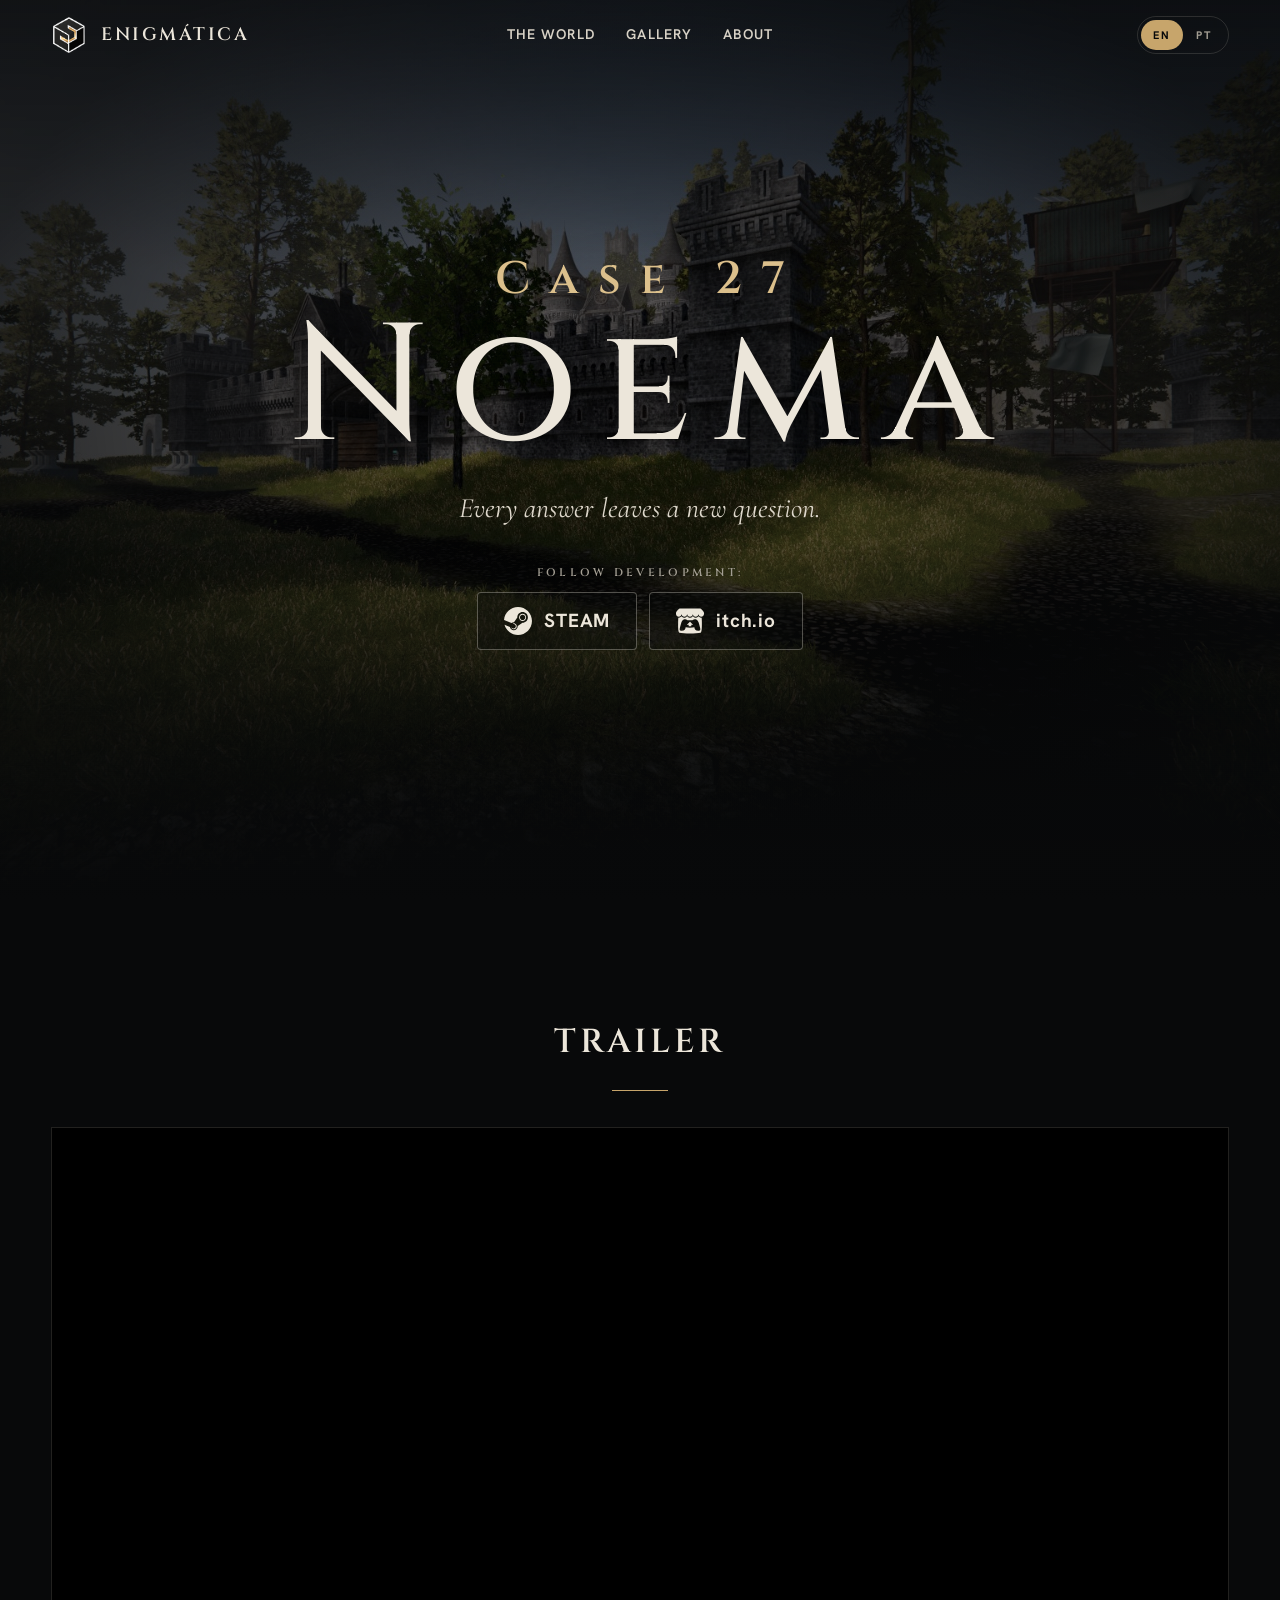
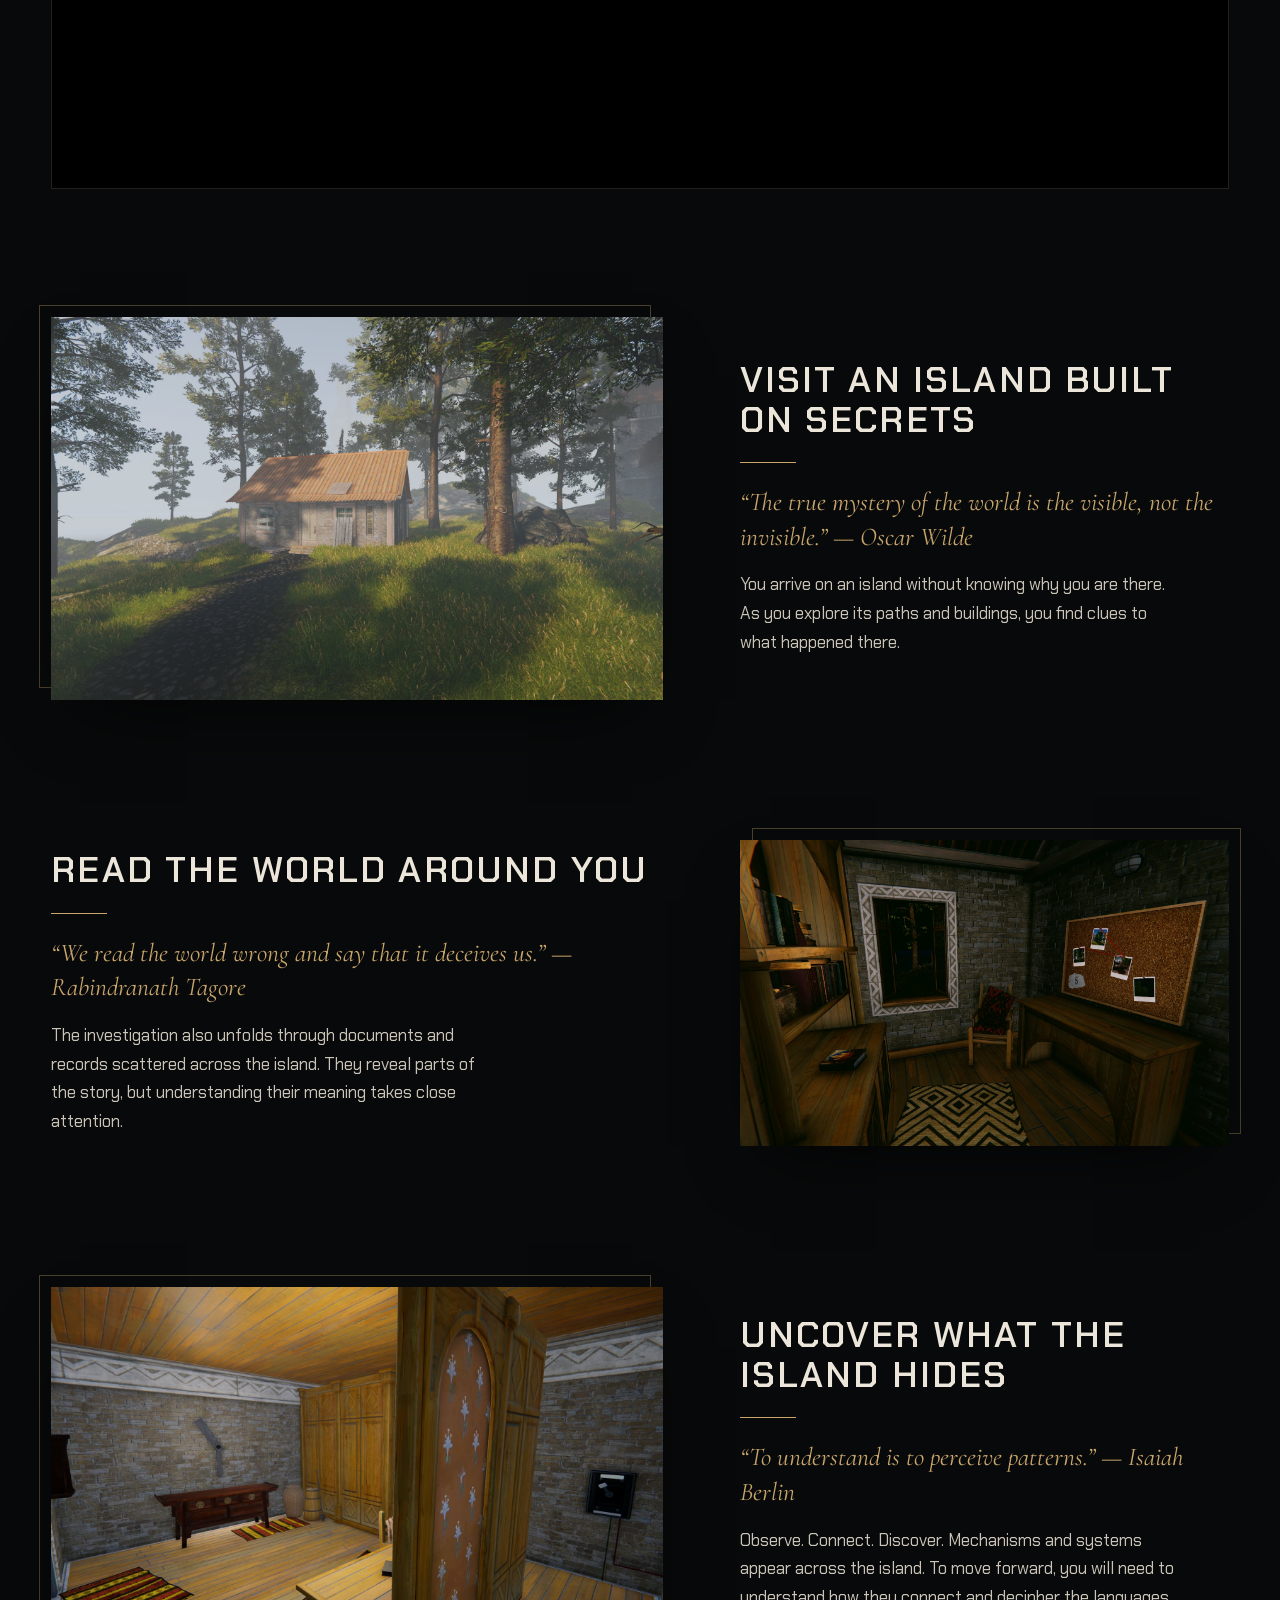
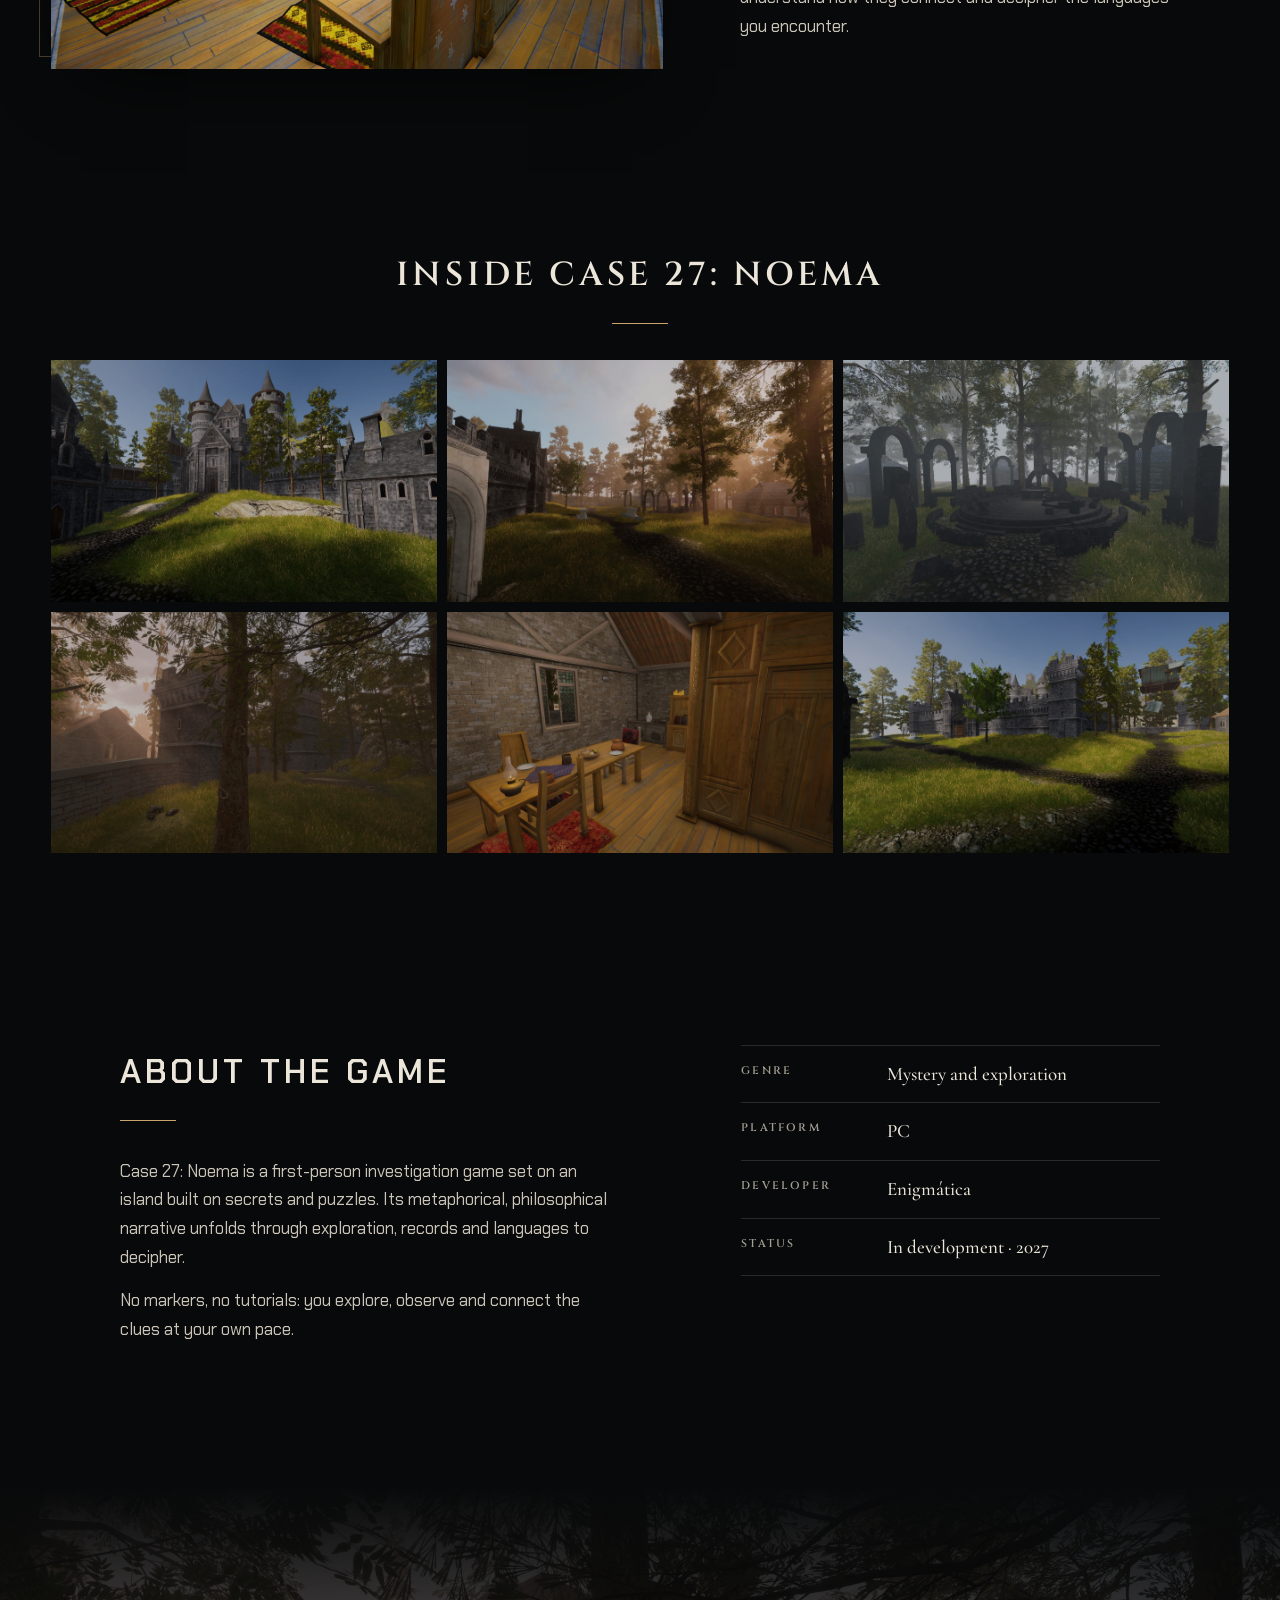
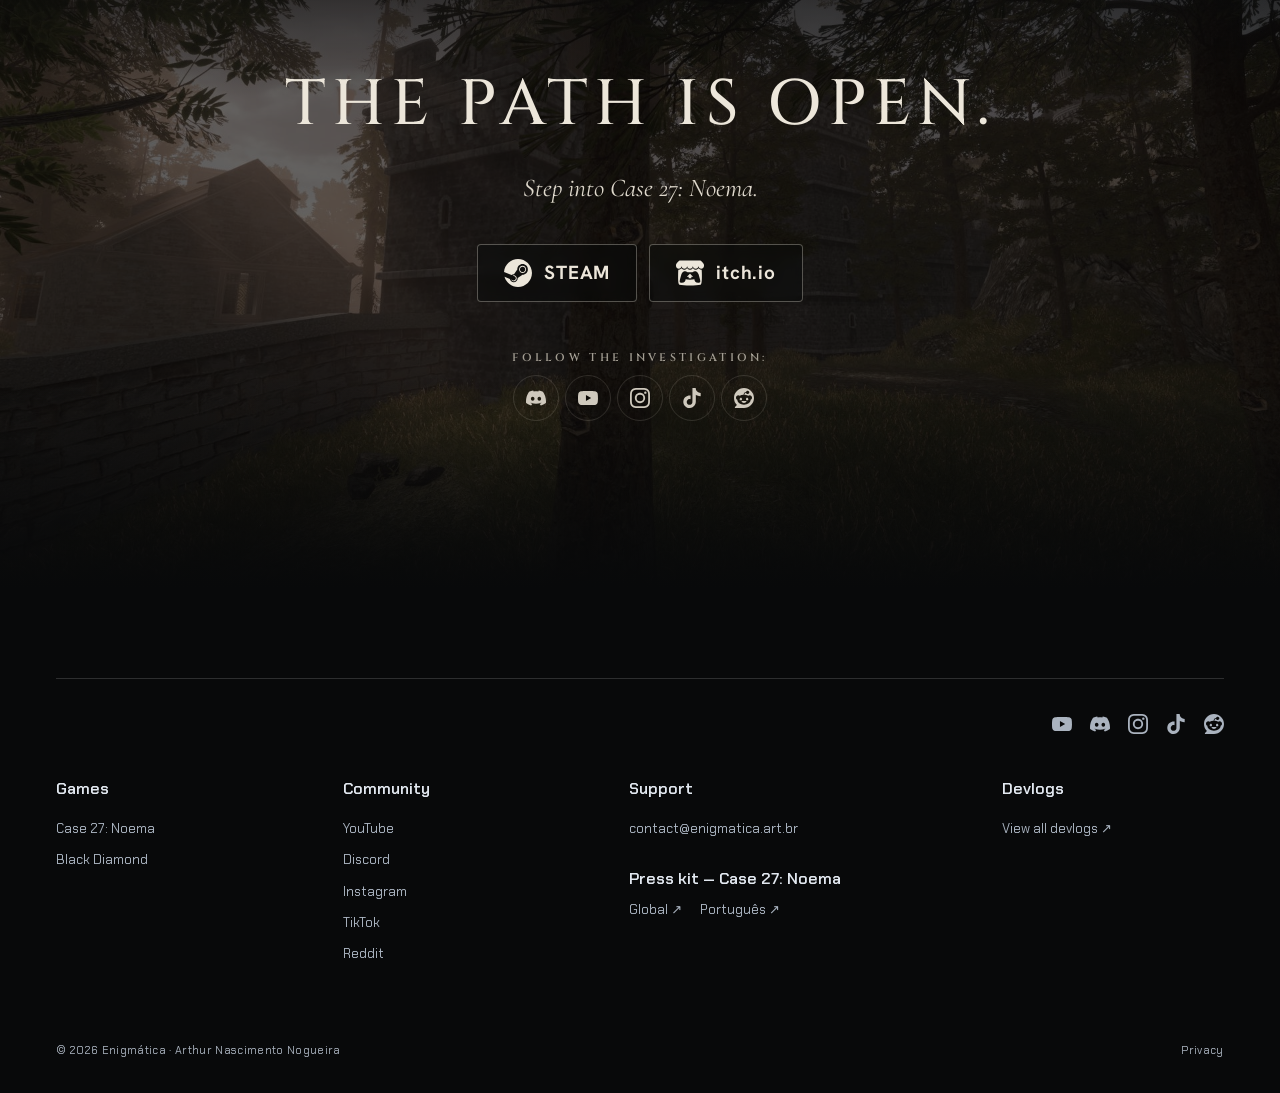
<file: index.html>
<!doctype html>
<html lang="en">
<head>
  <meta charset="utf-8">
  <meta name="viewport" content="width=device-width, initial-scale=1">
  <meta name="theme-color" content="#08090a">
  <!-- Por enquanto o catálogo de jogos está fora do ar: a raiz leva direto para Case 27: Noema.
       O catálogo antigo está no histórico do Git (commit 1fe2d2d) e os arquivos games-hub.* continuam em assets/. -->
  <link rel="canonical" href="https://games.enigmatica.art.br/noema/">
  <meta http-equiv="refresh" content="0;url=noema/">
  <title>Case 27: Noema — Enigmática</title>
  <script>location.replace('noema/' + location.search + location.hash);</script>
</head>
<body style="background:#08090a;color:#ece6da;font-family:serif">
  <p><a href="noema/" style="color:#c7a56b">Case 27: Noema</a></p>
</body>
</html>
</file>
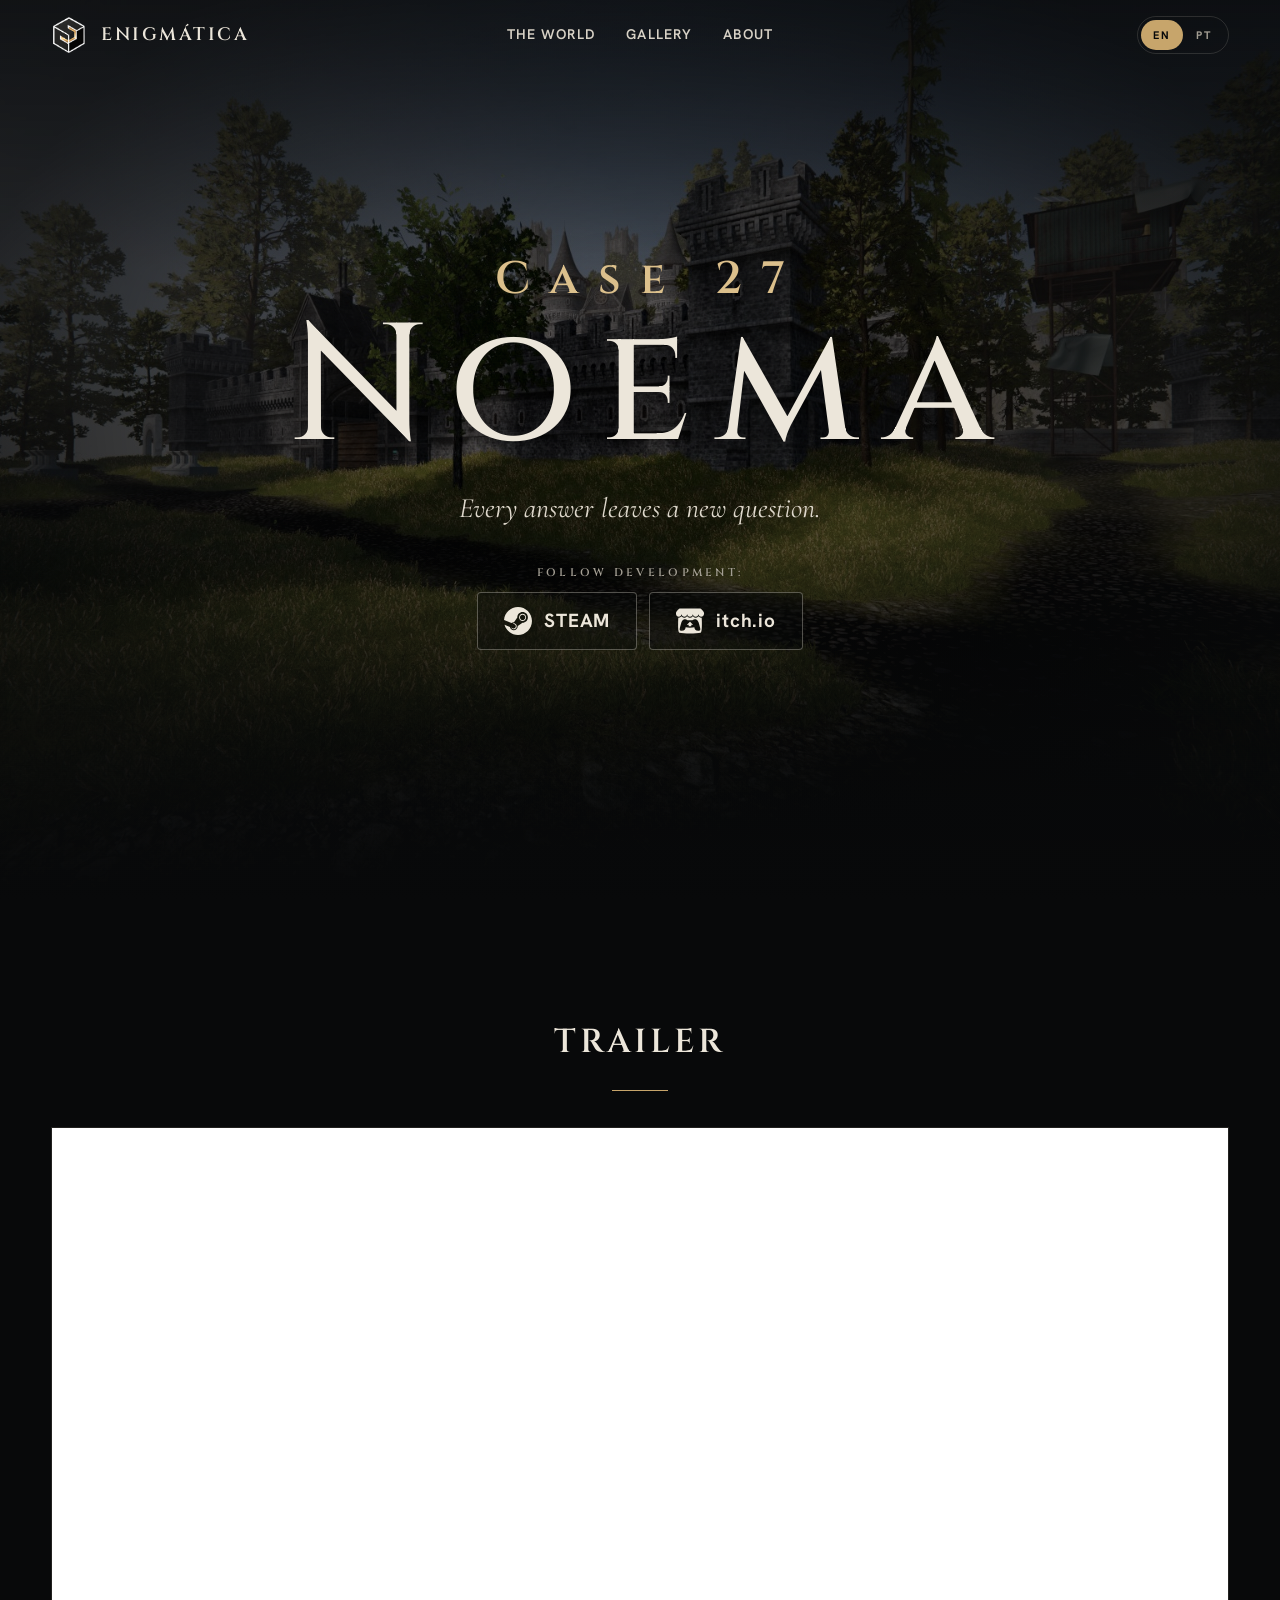
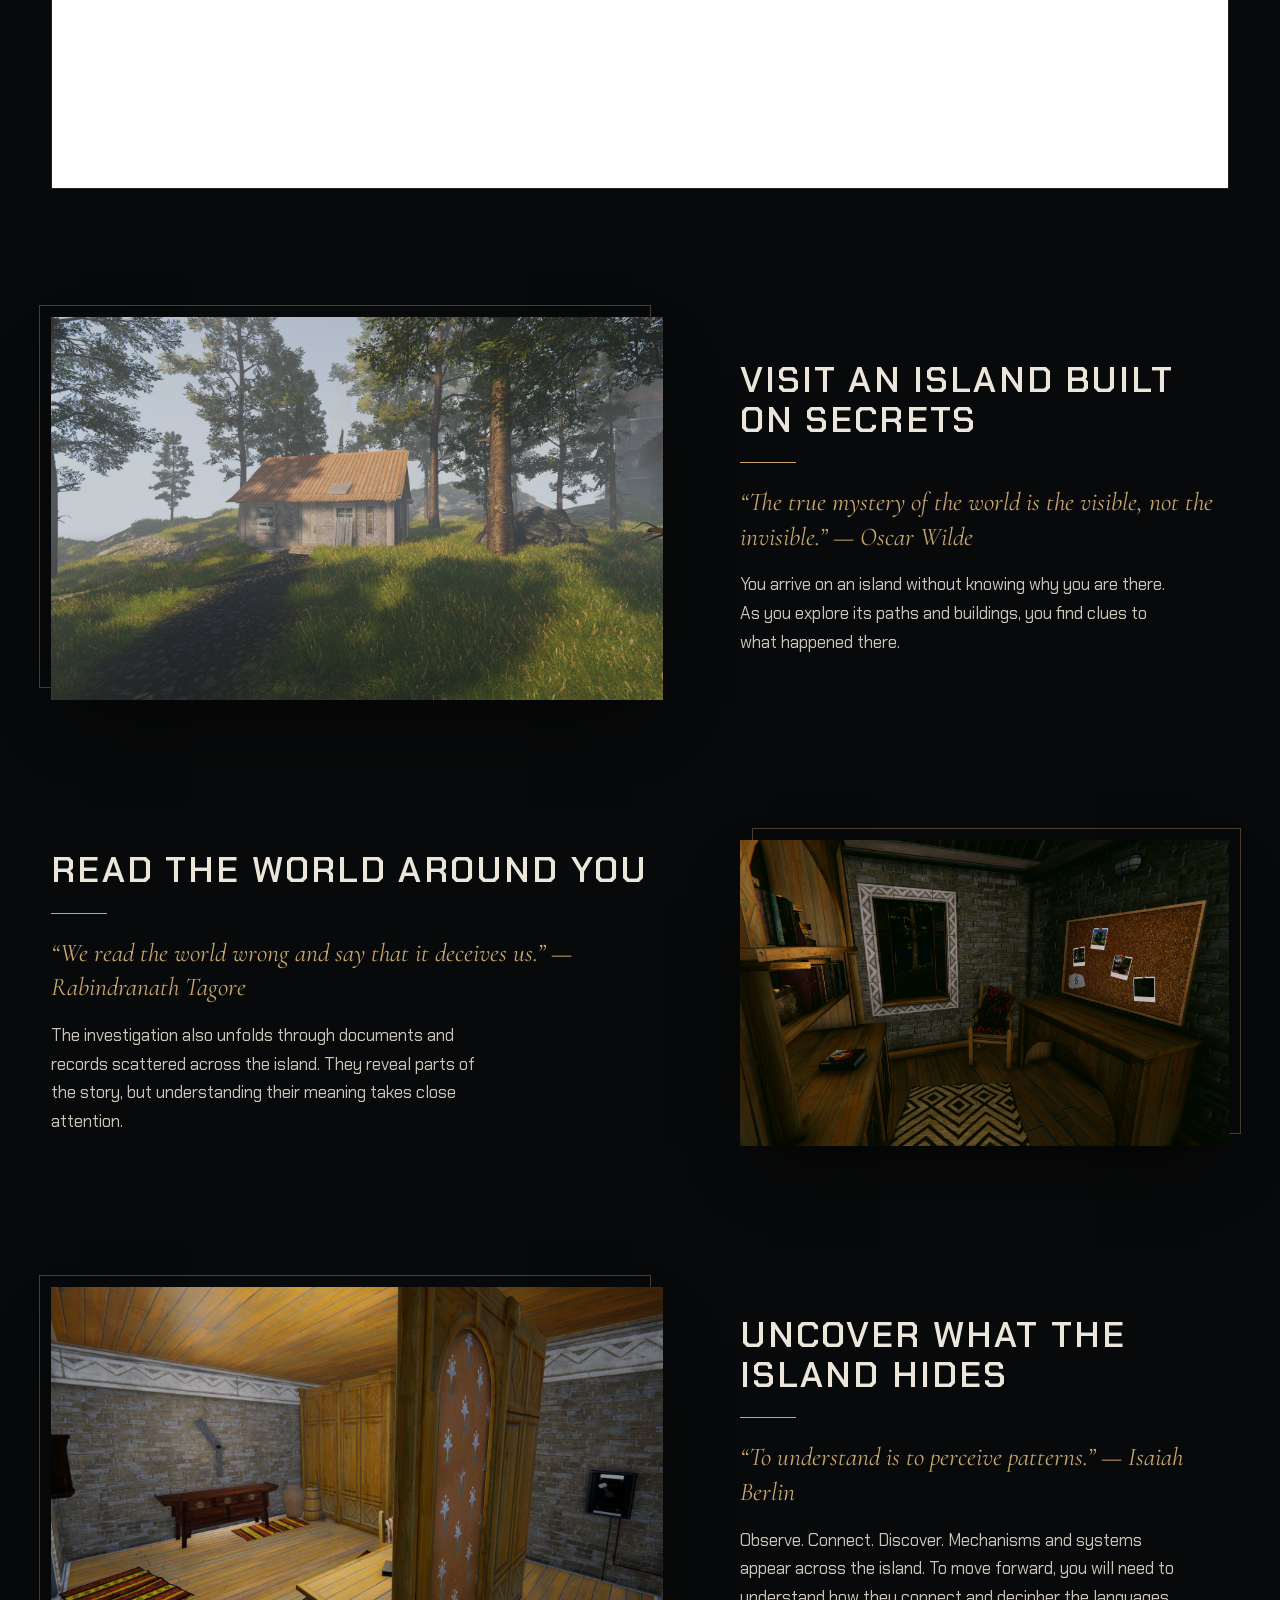
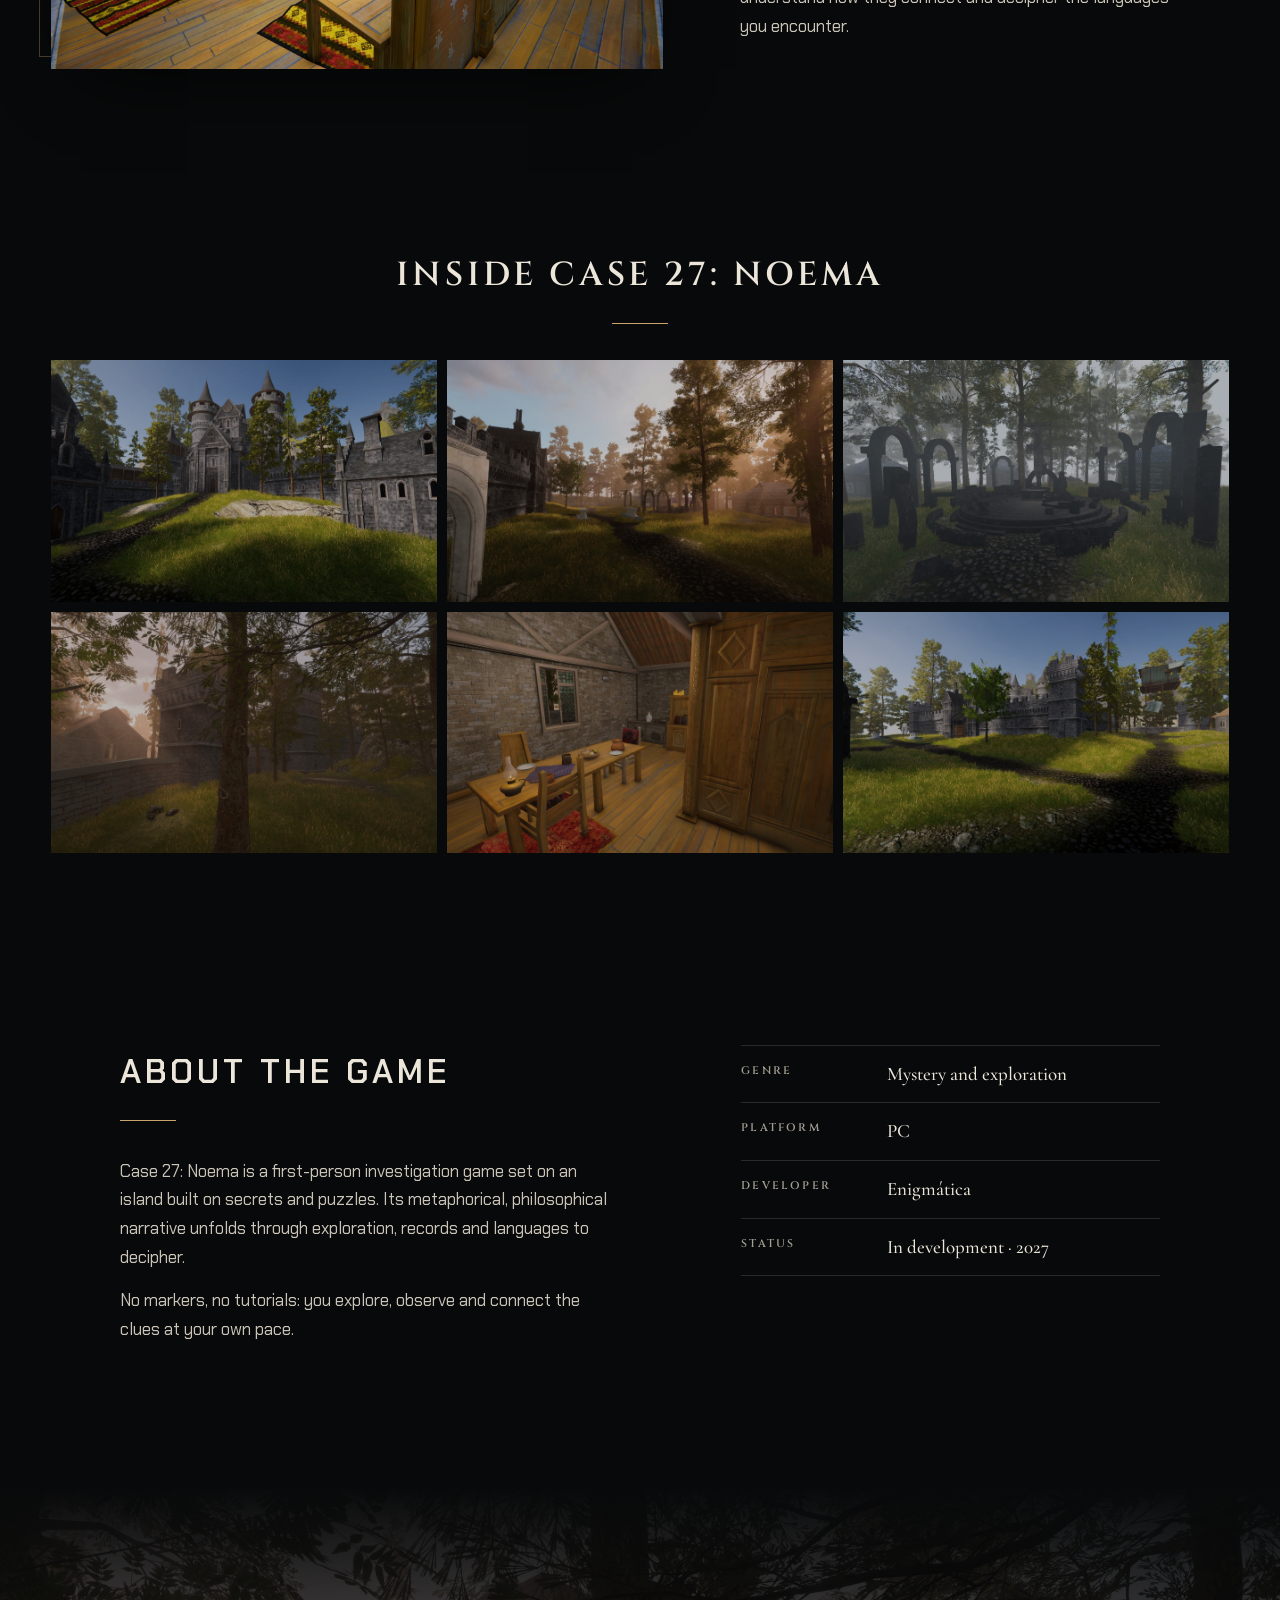
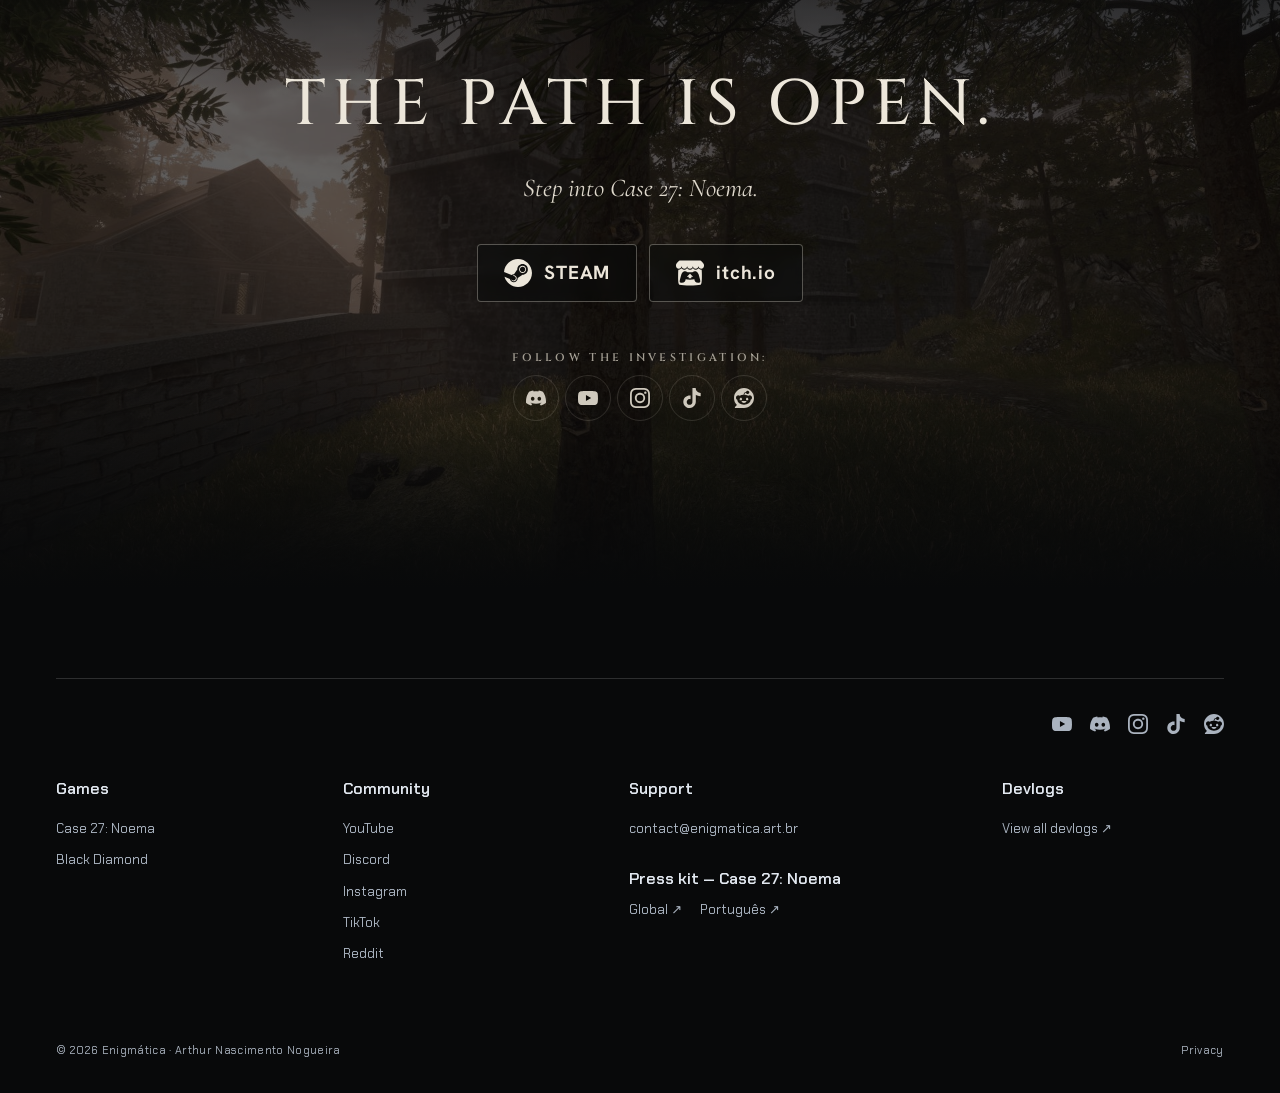
<file: noema/index.html>
<!doctype html>
<html lang="en">
<head>
  <meta charset="utf-8">
  <meta name="viewport" content="width=device-width, initial-scale=1">
  <meta name="theme-color" content="#08090a">
  <meta name="description" content="A first-person investigation on an island of secrets and puzzles. Explore, read records and decipher languages.">
  <meta property="og:title" content="Case 27: Noema — Enigmática">
  <meta property="og:description" content="A first-person investigation on an island of secrets and puzzles, with languages to decipher.">
  <meta property="og:image" content="https://games.enigmatica.art.br/assets/images/principal.jpg">
  <link rel="canonical" href="https://games.enigmatica.art.br/noema/">
  <link rel="icon" href="../assets/images/enigmatica-logo.png">
  <link rel="preload" href="../assets/images/principal.jpg" as="image">
  <link rel="preload" href="../assets/fonts/cinzel-latin-wght-normal.woff2" as="font" type="font/woff2" crossorigin>
  <link rel="stylesheet" href="../assets/noema.css?v=20261116-detail">
  <title>Case 27: Noema — Enigmática</title>
  <link rel="stylesheet" href="../assets/hub-footer.css?v=20261121-lang">
</head>
<body>
  <a class="skip-link" href="#content" data-i18n="skip">Skip to content</a>

  <header class="site-header" data-header>
    <a class="brand" href="https://enigmatica.art.br/" aria-label="Back to the Enigmática hub" data-i18n-attr="aria-label:homeLabel">
      <img src="../assets/images/enigmatica-header-mark.png" alt="" width="34" height="34"><span>Enigmática</span>
    </a>
    <nav class="main-nav" aria-label="Main navigation" data-i18n-attr="aria-label:navLabel">
      <a href="#world" data-i18n="nav.world">The world</a>
      <a href="#gallery" data-i18n="nav.gallery">Gallery</a>
      <a href="#about" data-i18n="nav.about">About</a>
    </nav>
    <div class="header-right">
      
      <div class="lang" role="group" aria-label="Language" data-i18n-attr="aria-label:langGroup">
        <button type="button" data-lang="en" aria-pressed="true" lang="en" title="English">EN</button>
        <button type="button" data-lang="pt" aria-pressed="false" lang="pt-BR" title="Português (Brasil)">PT</button>
      </div>
    </div>
  </header>

  <main id="content">
    <section class="hero" aria-labelledby="game-title">
      <div class="hero-bg" aria-hidden="true"><img src="../assets/images/principal.jpg" alt=""></div>
      <div class="hero-inner">
        <h1 id="game-title" class="logotype" aria-label="Case 27: Noema"><span class="logo-case" aria-hidden="true">Case 27</span><span class="logo-main" aria-hidden="true">Noema</span></h1>
        <p class="hero-line" data-i18n="heroLine">Every answer leaves a new question.</p>
        <div class="buy">
          <p class="buy-label" data-i18n="buyLabel">Follow development:</p>
          <div class="stores"><a class="store" href="https://store.steampowered.com/app/5361160" target="_blank" rel="noreferrer" aria-label="Case 27: Noema on Steam"><svg class="ico" viewBox="0 0 24 24" aria-hidden="true"><path d="M11.979 0C5.678 0 .511 4.86.022 11.037l6.432 2.658c.545-.371 1.203-.59 1.912-.59.063 0 .125.004.188.006l2.861-4.142V8.91c0-2.495 2.028-4.524 4.524-4.524 2.494 0 4.524 2.031 4.524 4.527s-2.03 4.525-4.524 4.525h-.105l-4.076 2.911c0 .052.004.105.004.159 0 1.875-1.515 3.396-3.39 3.396-1.635 0-3.016-1.173-3.331-2.727L.436 15.27C1.862 20.307 6.486 24 11.979 24c6.627 0 11.999-5.373 11.999-12S18.605 0 11.979 0zM7.54 18.21l-1.473-.61c.262.543.714.999 1.314 1.25 1.297.539 2.793-.076 3.332-1.375.263-.63.264-1.319.005-1.949s-.75-1.121-1.377-1.383c-.624-.26-1.29-.249-1.878-.03l1.523.63c.956.4 1.409 1.5 1.009 2.455-.397.957-1.497 1.41-2.454 1.012H7.54zm11.415-9.303c0-1.662-1.353-3.015-3.015-3.015-1.665 0-3.015 1.353-3.015 3.015 0 1.665 1.35 3.015 3.015 3.015 1.663 0 3.015-1.35 3.015-3.015zm-5.273-.005c0-1.252 1.013-2.266 2.265-2.266 1.249 0 2.266 1.014 2.266 2.266 0 1.251-1.017 2.265-2.266 2.265-1.253 0-2.265-1.014-2.265-2.265z"/></svg><span class="store-name">STEAM</span></a><a class="store" href="https://enigmatica-art.itch.io/noema" target="_blank" rel="noreferrer" aria-label="Case 27: Noema on itch.io"><svg class="ico" viewBox="0 0 24 24" aria-hidden="true"><path d="M3.13 1.338C2.08 1.96.02 4.328 0 4.95v1.03c0 1.303 1.22 2.45 2.325 2.45 1.33 0 2.436-1.102 2.436-2.41 0 1.308 1.07 2.41 2.4 2.41 1.328 0 2.362-1.102 2.362-2.41 0 1.308 1.137 2.41 2.466 2.41h.024c1.33 0 2.466-1.102 2.466-2.41 0 1.308 1.034 2.41 2.363 2.41 1.33 0 2.4-1.102 2.4-2.41 0 1.308 1.106 2.41 2.435 2.41C22.78 8.43 24 7.282 24 5.98V4.95c-.02-.62-2.082-2.99-3.13-3.612-3.253-.114-5.508-.134-8.87-.133-3.362 0-7.945.053-8.87.133zm6.376 6.477a2.74 2.74 0 0 1-.468.602c-.5.49-1.19.795-1.947.795a2.786 2.786 0 0 1-1.95-.795c-.182-.178-.32-.37-.446-.59-.127.222-.303.412-.486.59a2.788 2.788 0 0 1-1.95.795c-.092 0-.187-.025-.264-.052-.107 1.113-.152 2.176-.168 2.95v.005l-.006 1.167c.02 2.334-.23 7.564 1.03 8.85 1.952.454 5.545.662 9.15.663 3.605 0 7.198-.21 9.15-.664 1.26-1.284 1.01-6.514 1.03-8.848l-.006-1.167v-.004c-.016-.775-.06-1.838-.168-2.95-.077.026-.172.052-.263.052a2.788 2.788 0 0 1-1.95-.795c-.184-.178-.36-.368-.486-.59-.127.22-.265.412-.447.59a2.786 2.786 0 0 1-1.95.794c-.76 0-1.446-.303-1.948-.793a2.74 2.74 0 0 1-.468-.602 2.738 2.738 0 0 1-.463.602 2.787 2.787 0 0 1-1.95.794h-.16a2.787 2.787 0 0 1-1.95-.793 2.738 2.738 0 0 1-.464-.602zm-2.004 2.59v.002c.795.002 1.5 0 2.373.953.687-.072 1.406-.108 2.125-.107.72 0 1.438.035 2.125.107.873-.953 1.578-.95 2.372-.953.376 0 1.876 0 2.92 2.934l1.123 4.028c.832 2.995-.266 3.068-1.636 3.07-2.03-.075-3.156-1.55-3.156-3.025-1.124.184-2.436.276-3.748.277-1.312 0-2.624-.093-3.748-.277 0 1.475-1.125 2.95-3.156 3.026-1.37-.004-2.468-.077-1.636-3.072l1.122-4.027c1.045-2.934 2.545-2.934 2.92-2.934zM12 12.714c-.002.002-2.14 1.964-2.523 2.662l1.4-.056v1.22c0 .056.56.033 1.123.007.562.026 1.124.05 1.124-.008v-1.22l1.4.055C14.138 14.677 12 12.713 12 12.713z"/></svg><span class="store-name">itch.io</span></a></div>
        </div>
      </div>
    </section>

    <section class="trailer reveal" id="trailer" aria-labelledby="trailer-title">
      <h2 id="trailer-title" class="section-title" data-i18n="trailer.title">Trailer</h2>
      <div class="trailer-frame">
        <iframe src="https://www.youtube-nocookie.com/embed/Oavc016E8pA?rel=0" title="Case 27: Noema — Trailer" loading="lazy" allow="accelerometer; autoplay; clipboard-write; encrypted-media; gyroscope; picture-in-picture; web-share" referrerpolicy="strict-origin-when-cross-origin" allowfullscreen></iframe>
      </div>
    </section>

    <section class="features" id="world" aria-label="The world" data-i18n-attr="aria-label:nav.world">
      <article class="feature reveal">
        <figure class="feature-media"><img src="../assets/images/cabana.jpg" alt="" data-i18n-attr="alt:alt.cabana" loading="lazy"></figure>
        <div class="feature-copy">
          <h2 data-i18n="f1.title">Visit an island built on secrets</h2>
          <p class="quote" data-i18n="f1.quote">“The true mystery of the world is the visible, not the invisible.” — Oscar Wilde</p>
          <p data-i18n="f1.text">You arrive on an island without knowing why you are there. As you explore its paths and buildings, you find clues to what happened there.</p>
        </div>
      </article>
      <article class="feature is-flip reveal">
        <figure class="feature-media"><img src="../assets/images/investigacao.jpg" alt="" data-i18n-attr="alt:alt.investigacao" loading="lazy"></figure>
        <div class="feature-copy">
          <h2 data-i18n="f2.title">Read the world around you</h2>
          <p class="quote" data-i18n="f2.quote">“We read the world wrong and say that it deceives us.” — Rabindranath Tagore</p>
          <p data-i18n="f2.text">The investigation also unfolds through documents and records scattered across the island. They reveal parts of the story, but understanding their meaning takes close attention.</p>
        </div>
      </article>
      <article class="feature reveal">
        <figure class="feature-media"><img src="../assets/images/mecanismo.jpg" alt="" data-i18n-attr="alt:alt.mecanismo" loading="lazy"></figure>
        <div class="feature-copy">
          <h2 data-i18n="f3.title">Uncover what the island hides</h2>
          <p class="quote" data-i18n="f3.quote">“To understand is to perceive patterns.” — Isaiah Berlin</p>
          <p data-i18n="f3.text">Observe. Connect. Discover. Mechanisms and systems appear across the island. To move forward, you will need to understand how they connect and decipher the languages you encounter.</p>
        </div>
      </article>
    </section>

    <section class="gallery reveal" id="gallery" aria-labelledby="gallery-title">
      <h2 id="gallery-title" class="section-title" data-i18n="gallery.title">Inside Case 27: Noema</h2>
      <ul class="shots"><li><button type="button" class="shot" data-full="../assets/images/castelo.jpg"><img src="../assets/images/castelo.jpg" alt="" data-i18n-attr="alt:alt.castelo" loading="lazy"></button></li><li><button type="button" class="shot" data-full="../assets/images/caminho.jpg"><img src="../assets/images/caminho.jpg" alt="" data-i18n-attr="alt:alt.caminho" loading="lazy"></button></li><li><button type="button" class="shot" data-full="../assets/images/ruinas.jpg"><img src="../assets/images/ruinas.jpg" alt="" data-i18n-attr="alt:alt.ruinas" loading="lazy"></button></li><li><button type="button" class="shot" data-full="../assets/images/torres.jpg"><img src="../assets/images/torres.jpg" alt="" data-i18n-attr="alt:alt.torres" loading="lazy"></button></li><li><button type="button" class="shot" data-full="../assets/images/interior.jpg"><img src="../assets/images/interior.jpg" alt="" data-i18n-attr="alt:alt.interior" loading="lazy"></button></li><li><button type="button" class="shot" data-full="../assets/images/principal.jpg"><img src="../assets/images/principal.jpg" alt="" data-i18n-attr="alt:alt.principal" loading="lazy"></button></li></ul>
    </section>

    <section class="about reveal" id="about" aria-labelledby="about-title">
      <div class="about-copy">
        <h2 id="about-title" class="section-title" data-i18n="about.title">About the game</h2>
        <p data-i18n="about.text1">Case 27: Noema is a first-person investigation game set on an island built on secrets and puzzles. Its metaphorical, philosophical narrative unfolds through exploration, records and languages to decipher.</p>
        <p data-i18n="about.text2">No markers, no tutorials: you explore, observe and connect the clues at your own pace.</p>
      </div>
      <dl class="facts">
        <div><dt data-i18n="facts.genre">Genre</dt><dd data-i18n="facts.genreValue">Mystery and exploration</dd></div>
        <div><dt data-i18n="facts.platform">Platform</dt><dd>PC</dd></div>
        <div><dt data-i18n="facts.developer">Developer</dt><dd>Enigmática</dd></div>
        <div><dt data-i18n="facts.status">Status</dt><dd data-i18n="kicker">In development · 2027</dd></div>
      </dl>
    </section>

    <section class="closing" aria-labelledby="closing-title">
      <div class="closing-bg" aria-hidden="true"><img src="../assets/images/torres.jpg" alt="" loading="lazy"></div>
      <div class="closing-inner reveal">
        <h2 id="closing-title" data-i18n="closing.title">The path is open.</h2>
        <p class="quote" data-i18n="closing.quote">Step into Case 27: Noema.</p>
        <div class="stores"><a class="store" href="https://store.steampowered.com/app/5361160" target="_blank" rel="noreferrer" aria-label="Case 27: Noema on Steam"><svg class="ico" viewBox="0 0 24 24" aria-hidden="true"><path d="M11.979 0C5.678 0 .511 4.86.022 11.037l6.432 2.658c.545-.371 1.203-.59 1.912-.59.063 0 .125.004.188.006l2.861-4.142V8.91c0-2.495 2.028-4.524 4.524-4.524 2.494 0 4.524 2.031 4.524 4.527s-2.03 4.525-4.524 4.525h-.105l-4.076 2.911c0 .052.004.105.004.159 0 1.875-1.515 3.396-3.39 3.396-1.635 0-3.016-1.173-3.331-2.727L.436 15.27C1.862 20.307 6.486 24 11.979 24c6.627 0 11.999-5.373 11.999-12S18.605 0 11.979 0zM7.54 18.21l-1.473-.61c.262.543.714.999 1.314 1.25 1.297.539 2.793-.076 3.332-1.375.263-.63.264-1.319.005-1.949s-.75-1.121-1.377-1.383c-.624-.26-1.29-.249-1.878-.03l1.523.63c.956.4 1.409 1.5 1.009 2.455-.397.957-1.497 1.41-2.454 1.012H7.54zm11.415-9.303c0-1.662-1.353-3.015-3.015-3.015-1.665 0-3.015 1.353-3.015 3.015 0 1.665 1.35 3.015 3.015 3.015 1.663 0 3.015-1.35 3.015-3.015zm-5.273-.005c0-1.252 1.013-2.266 2.265-2.266 1.249 0 2.266 1.014 2.266 2.266 0 1.251-1.017 2.265-2.266 2.265-1.253 0-2.265-1.014-2.265-2.265z"/></svg><span class="store-name">STEAM</span></a><a class="store" href="https://enigmatica-art.itch.io/noema" target="_blank" rel="noreferrer" aria-label="Case 27: Noema on itch.io"><svg class="ico" viewBox="0 0 24 24" aria-hidden="true"><path d="M3.13 1.338C2.08 1.96.02 4.328 0 4.95v1.03c0 1.303 1.22 2.45 2.325 2.45 1.33 0 2.436-1.102 2.436-2.41 0 1.308 1.07 2.41 2.4 2.41 1.328 0 2.362-1.102 2.362-2.41 0 1.308 1.137 2.41 2.466 2.41h.024c1.33 0 2.466-1.102 2.466-2.41 0 1.308 1.034 2.41 2.363 2.41 1.33 0 2.4-1.102 2.4-2.41 0 1.308 1.106 2.41 2.435 2.41C22.78 8.43 24 7.282 24 5.98V4.95c-.02-.62-2.082-2.99-3.13-3.612-3.253-.114-5.508-.134-8.87-.133-3.362 0-7.945.053-8.87.133zm6.376 6.477a2.74 2.74 0 0 1-.468.602c-.5.49-1.19.795-1.947.795a2.786 2.786 0 0 1-1.95-.795c-.182-.178-.32-.37-.446-.59-.127.222-.303.412-.486.59a2.788 2.788 0 0 1-1.95.795c-.092 0-.187-.025-.264-.052-.107 1.113-.152 2.176-.168 2.95v.005l-.006 1.167c.02 2.334-.23 7.564 1.03 8.85 1.952.454 5.545.662 9.15.663 3.605 0 7.198-.21 9.15-.664 1.26-1.284 1.01-6.514 1.03-8.848l-.006-1.167v-.004c-.016-.775-.06-1.838-.168-2.95-.077.026-.172.052-.263.052a2.788 2.788 0 0 1-1.95-.795c-.184-.178-.36-.368-.486-.59-.127.22-.265.412-.447.59a2.786 2.786 0 0 1-1.95.794c-.76 0-1.446-.303-1.948-.793a2.74 2.74 0 0 1-.468-.602 2.738 2.738 0 0 1-.463.602 2.787 2.787 0 0 1-1.95.794h-.16a2.787 2.787 0 0 1-1.95-.793 2.738 2.738 0 0 1-.464-.602zm-2.004 2.59v.002c.795.002 1.5 0 2.373.953.687-.072 1.406-.108 2.125-.107.72 0 1.438.035 2.125.107.873-.953 1.578-.95 2.372-.953.376 0 1.876 0 2.92 2.934l1.123 4.028c.832 2.995-.266 3.068-1.636 3.07-2.03-.075-3.156-1.55-3.156-3.025-1.124.184-2.436.276-3.748.277-1.312 0-2.624-.093-3.748-.277 0 1.475-1.125 2.95-3.156 3.026-1.37-.004-2.468-.077-1.636-3.072l1.122-4.027c1.045-2.934 2.545-2.934 2.92-2.934zM12 12.714c-.002.002-2.14 1.964-2.523 2.662l1.4-.056v1.22c0 .056.56.033 1.123.007.562.026 1.124.05 1.124-.008v-1.22l1.4.055C14.138 14.677 12 12.713 12 12.713z"/></svg><span class="store-name">itch.io</span></a></div>
        <div class="community">
          <p data-i18n="community">Follow the investigation:</p>
          <ul class="social social-big"><li><a href="https://discord.gg/URapb2bbFA" target="_blank" rel="noreferrer" aria-label="Discord" title="Discord"><svg class="ico" viewBox="0 0 24 24" aria-hidden="true"><path d="M20.317 4.3698a19.7913 19.7913 0 00-4.8851-1.5152.0741.0741 0 00-.0785.0371c-.211.3753-.4447.8648-.6083 1.2495-1.8447-.2762-3.68-.2762-5.4868 0-.1636-.3933-.4058-.8742-.6177-1.2495a.077.077 0 00-.0785-.037 19.7363 19.7363 0 00-4.8852 1.515.0699.0699 0 00-.0321.0277C.5334 9.0458-.319 13.5799.0992 18.0578a.0824.0824 0 00.0312.0561c2.0528 1.5076 4.0413 2.4228 5.9929 3.0294a.0777.0777 0 00.0842-.0276c.4616-.6304.8731-1.2952 1.226-1.9942a.076.076 0 00-.0416-.1057c-.6528-.2476-1.2743-.5495-1.8722-.8923a.077.077 0 01-.0076-.1277c.1258-.0943.2517-.1923.3718-.2914a.0743.0743 0 01.0776-.0105c3.9278 1.7933 8.18 1.7933 12.0614 0a.0739.0739 0 01.0785.0095c.1202.099.246.1981.3728.2924a.077.077 0 01-.0066.1276 12.2986 12.2986 0 01-1.873.8914.0766.0766 0 00-.0407.1067c.3604.698.7719 1.3628 1.225 1.9932a.076.076 0 00.0842.0286c1.961-.6067 3.9495-1.5219 6.0023-3.0294a.077.077 0 00.0313-.0552c.5004-5.177-.8382-9.6739-3.5485-13.6604a.061.061 0 00-.0312-.0286zM8.02 15.3312c-1.1825 0-2.1569-1.0857-2.1569-2.419 0-1.3332.9555-2.4189 2.157-2.4189 1.2108 0 2.1757 1.0952 2.1568 2.419 0 1.3332-.9555 2.4189-2.1569 2.4189zm7.9748 0c-1.1825 0-2.1569-1.0857-2.1569-2.419 0-1.3332.9554-2.4189 2.1569-2.4189 1.2108 0 2.1757 1.0952 2.1568 2.419 0 1.3332-.946 2.4189-2.1568 2.4189Z"/></svg></a></li><li><a href="https://www.youtube.com/@enigmatica-art" target="_blank" rel="noreferrer" aria-label="YouTube" title="YouTube"><svg class="ico" viewBox="0 0 24 24" aria-hidden="true"><path d="M23.498 6.186a3.016 3.016 0 0 0-2.122-2.136C19.505 3.545 12 3.545 12 3.545s-7.505 0-9.377.505A3.017 3.017 0 0 0 .502 6.186C0 8.07 0 12 0 12s0 3.93.502 5.814a3.016 3.016 0 0 0 2.122 2.136c1.871.505 9.376.505 9.376.505s7.505 0 9.377-.505a3.015 3.015 0 0 0 2.122-2.136C24 15.93 24 12 24 12s0-3.93-.502-5.814zM9.545 15.568V8.432L15.818 12l-6.273 3.568z"/></svg></a></li><li><a href="https://www.instagram.com/enigmatica.official/" target="_blank" rel="noreferrer" aria-label="Instagram" title="Instagram"><svg class="ico" viewBox="0 0 24 24" aria-hidden="true"><path d="M7.0301.084c-1.2768.0602-2.1487.264-2.911.5634-.7888.3075-1.4575.72-2.1228 1.3877-.6652.6677-1.075 1.3368-1.3802 2.127-.2954.7638-.4956 1.6365-.552 2.914-.0564 1.2775-.0689 1.6882-.0626 4.947.0062 3.2586.0206 3.6671.0825 4.9473.061 1.2765.264 2.1482.5635 2.9107.308.7889.72 1.4573 1.388 2.1228.6679.6655 1.3365 1.0743 2.1285 1.38.7632.295 1.6361.4961 2.9134.552 1.2773.056 1.6884.069 4.9462.0627 3.2578-.0062 3.668-.0207 4.9478-.0814 1.28-.0607 2.147-.2652 2.9098-.5633.7889-.3086 1.4578-.72 2.1228-1.3881.665-.6682 1.0745-1.3378 1.3795-2.1284.2957-.7632.4966-1.636.552-2.9124.056-1.2809.0692-1.6898.063-4.948-.0063-3.2583-.021-3.6668-.0817-4.9465-.0607-1.2797-.264-2.1487-.5633-2.9117-.3084-.7889-.72-1.4568-1.3876-2.1228C21.2982 1.33 20.628.9208 19.8378.6165 19.074.321 18.2017.1197 16.9244.0645 15.6471.0093 15.236-.005 11.977.0014 8.718.0076 8.31.0215 7.0301.0839m.1402 21.6932c-1.17-.0509-1.8053-.2453-2.2287-.408-.5606-.216-.96-.4771-1.3819-.895-.422-.4178-.6811-.8186-.9-1.378-.1644-.4234-.3624-1.058-.4171-2.228-.0595-1.2645-.072-1.6442-.079-4.848-.007-3.2037.0053-3.583.0607-4.848.05-1.169.2456-1.805.408-2.2282.216-.5613.4762-.96.895-1.3816.4188-.4217.8184-.6814 1.3783-.9003.423-.1651 1.0575-.3614 2.227-.4171 1.2655-.06 1.6447-.072 4.848-.079 3.2033-.007 3.5835.005 4.8495.0608 1.169.0508 1.8053.2445 2.228.408.5608.216.96.4754 1.3816.895.4217.4194.6816.8176.9005 1.3787.1653.4217.3617 1.056.4169 2.2263.0602 1.2655.0739 1.645.0796 4.848.0058 3.203-.0055 3.5834-.061 4.848-.051 1.17-.245 1.8055-.408 2.2294-.216.5604-.4763.96-.8954 1.3814-.419.4215-.8181.6811-1.3783.9-.4224.1649-1.0577.3617-2.2262.4174-1.2656.0595-1.6448.072-4.8493.079-3.2045.007-3.5825-.006-4.848-.0608M16.953 5.5864A1.44 1.44 0 1 0 18.39 4.144a1.44 1.44 0 0 0-1.437 1.4424M5.8385 12.012c.0067 3.4032 2.7706 6.1557 6.173 6.1493 3.4026-.0065 6.157-2.7701 6.1506-6.1733-.0065-3.4032-2.771-6.1565-6.174-6.1498-3.403.0067-6.156 2.771-6.1496 6.1738M8 12.0077a4 4 0 1 1 4.008 3.9921A3.9996 3.9996 0 0 1 8 12.0077"/></svg></a></li><li><a href="https://www.tiktok.com/@enigmatica_art" target="_blank" rel="noreferrer" aria-label="TikTok" title="TikTok"><svg class="ico" viewBox="0 0 24 24" aria-hidden="true"><path d="M12.525.02c1.31-.02 2.61-.01 3.91-.02.08 1.53.63 3.09 1.75 4.17 1.12 1.11 2.7 1.62 4.24 1.79v4.03c-1.44-.05-2.89-.35-4.2-.97-.57-.26-1.1-.59-1.62-.93-.01 2.92.01 5.84-.02 8.75-.08 1.4-.54 2.79-1.35 3.94-1.31 1.92-3.58 3.17-5.91 3.21-1.43.08-2.86-.31-4.08-1.03-2.02-1.19-3.44-3.37-3.65-5.71-.02-.5-.03-1-.01-1.49.18-1.9 1.12-3.72 2.58-4.96 1.66-1.44 3.98-2.13 6.15-1.72.02 1.48-.04 2.96-.04 4.44-.99-.32-2.15-.23-3.02.37-.63.41-1.11 1.04-1.36 1.75-.21.51-.15 1.07-.14 1.61.24 1.64 1.82 3.02 3.5 2.87 1.12-.01 2.19-.66 2.77-1.61.19-.33.4-.67.41-1.06.1-1.79.06-3.57.07-5.36.01-4.03-.01-8.05.02-12.07z"/></svg></a></li><li><a href="https://www.reddit.com/user/Enigmatica-Art/" target="_blank" rel="noreferrer" aria-label="Reddit" title="Reddit"><svg class="ico" viewBox="0 0 24 24" aria-hidden="true"><path d="M12 0C5.373 0 0 5.373 0 12c0 3.314 1.343 6.314 3.515 8.485l-2.286 2.286C.775 23.225 1.097 24 1.738 24H12c6.627 0 12-5.373 12-12S18.627 0 12 0Zm4.388 3.199c1.104 0 1.999.895 1.999 1.999 0 1.105-.895 2-1.999 2-.946 0-1.739-.657-1.947-1.539v.002c-1.147.162-2.032 1.15-2.032 2.341v.007c1.776.067 3.4.567 4.686 1.363.473-.363 1.064-.58 1.707-.58 1.547 0 2.802 1.254 2.802 2.802 0 1.117-.655 2.081-1.601 2.531-.088 3.256-3.637 5.876-7.997 5.876-4.361 0-7.905-2.617-7.998-5.87-.954-.447-1.614-1.415-1.614-2.538 0-1.548 1.255-2.802 2.803-2.802.645 0 1.239.218 1.712.585 1.275-.79 2.881-1.291 4.64-1.365v-.01c0-1.663 1.263-3.034 2.88-3.207.188-.911.993-1.595 1.959-1.595Zm-8.085 8.376c-.784 0-1.459.78-1.506 1.797-.047 1.016.64 1.429 1.426 1.429.786 0 1.371-.369 1.418-1.385.047-1.017-.553-1.841-1.338-1.841Zm7.406 0c-.786 0-1.385.824-1.338 1.841.047 1.017.634 1.385 1.418 1.385.785 0 1.473-.413 1.426-1.429-.046-1.017-.721-1.797-1.506-1.797Zm-3.703 4.013c-.974 0-1.907.048-2.77.135-.147.015-.241.168-.183.305.483 1.154 1.622 1.964 2.953 1.964 1.33 0 2.47-.81 2.953-1.964.057-.137-.037-.29-.184-.305-.863-.087-1.795-.135-2.769-.135Z"/></svg></a></li></ul>
        </div>
      </div>
    </section>
  </main>

  <footer class="foot expanded-foot enigmatica-footer" id="contact">
    <ul class="socials"><li><a href="https://www.youtube.com/@enigmatica-art" target="_blank" rel="noopener noreferrer" aria-label="YouTube" title="YouTube"><svg class="ic" viewBox="0 0 24 24" aria-hidden="true"><path d="M23.498 6.186a3.016 3.016 0 0 0-2.122-2.136C19.505 3.545 12 3.545 12 3.545s-7.505 0-9.377.505A3.017 3.017 0 0 0 .502 6.186C0 8.07 0 12 0 12s0 3.93.502 5.814a3.016 3.016 0 0 0 2.122 2.136c1.871.505 9.376.505 9.376.505s7.505 0 9.377-.505a3.015 3.015 0 0 0 2.122-2.136C24 15.93 24 12 24 12s0-3.93-.502-5.814zM9.545 15.568V8.432L15.818 12l-6.273 3.568z"/></svg></a></li><li><a href="https://discord.gg/URapb2bbFA" target="_blank" rel="noopener noreferrer" aria-label="Discord" title="Discord"><svg class="ic" viewBox="0 0 24 24" aria-hidden="true"><path d="M20.317 4.3698a19.7913 19.7913 0 00-4.8851-1.5152.0741.0741 0 00-.0785.0371c-.211.3753-.4447.8648-.6083 1.2495-1.8447-.2762-3.68-.2762-5.4868 0-.1636-.3933-.4058-.8742-.6177-1.2495a.077.077 0 00-.0785-.037 19.7363 19.7363 0 00-4.8852 1.515.0699.0699 0 00-.0321.0277C.5334 9.0458-.319 13.5799.0992 18.0578a.0824.0824 0 00.0312.0561c2.0528 1.5076 4.0413 2.4228 5.9929 3.0294a.0777.0777 0 00.0842-.0276c.4616-.6304.8731-1.2952 1.226-1.9942a.076.076 0 00-.0416-.1057c-.6528-.2476-1.2743-.5495-1.8722-.8923a.077.077 0 01-.0076-.1277c.1258-.0943.2517-.1923.3718-.2914a.0743.0743 0 01.0776-.0105c3.9278 1.7933 8.18 1.7933 12.0614 0a.0739.0739 0 01.0785.0095c.1202.099.246.1981.3728.2924a.077.077 0 01-.0066.1276 12.2986 12.2986 0 01-1.873.8914.0766.0766 0 00-.0407.1067c.3604.698.7719 1.3628 1.225 1.9932a.076.076 0 00.0842.0286c1.961-.6067 3.9495-1.5219 6.0023-3.0294a.077.077 0 00.0313-.0552c.5004-5.177-.8382-9.6739-3.5485-13.6604a.061.061 0 00-.0312-.0286zM8.02 15.3312c-1.1825 0-2.1569-1.0857-2.1569-2.419 0-1.3332.9555-2.4189 2.157-2.4189 1.2108 0 2.1757 1.0952 2.1568 2.419 0 1.3332-.9555 2.4189-2.1569 2.4189zm7.9748 0c-1.1825 0-2.1569-1.0857-2.1569-2.419 0-1.3332.9554-2.4189 2.1569-2.4189 1.2108 0 2.1757 1.0952 2.1568 2.419 0 1.3332-.946 2.4189-2.1568 2.4189Z"/></svg></a></li><li><a href="https://www.instagram.com/enigmatica.official/" target="_blank" rel="noopener noreferrer" aria-label="Instagram" title="Instagram"><svg class="ic" viewBox="0 0 24 24" aria-hidden="true"><path d="M7.0301.084c-1.2768.0602-2.1487.264-2.911.5634-.7888.3075-1.4575.72-2.1228 1.3877-.6652.6677-1.075 1.3368-1.3802 2.127-.2954.7638-.4956 1.6365-.552 2.914-.0564 1.2775-.0689 1.6882-.0626 4.947.0062 3.2586.0206 3.6671.0825 4.9473.061 1.2765.264 2.1482.5635 2.9107.308.7889.72 1.4573 1.388 2.1228.6679.6655 1.3365 1.0743 2.1285 1.38.7632.295 1.6361.4961 2.9134.552 1.2773.056 1.6884.069 4.9462.0627 3.2578-.0062 3.668-.0207 4.9478-.0814 1.28-.0607 2.147-.2652 2.9098-.5633.7889-.3086 1.4578-.72 2.1228-1.3881.665-.6682 1.0745-1.3378 1.3795-2.1284.2957-.7632.4966-1.636.552-2.9124.056-1.2809.0692-1.6898.063-4.948-.0063-3.2583-.021-3.6668-.0817-4.9465-.0607-1.2797-.264-2.1487-.5633-2.9117-.3084-.7889-.72-1.4568-1.3876-2.1228C21.2982 1.33 20.628.9208 19.8378.6165 19.074.321 18.2017.1197 16.9244.0645 15.6471.0093 15.236-.005 11.977.0014 8.718.0076 8.31.0215 7.0301.0839m.1402 21.6932c-1.17-.0509-1.8053-.2453-2.2287-.408-.5606-.216-.96-.4771-1.3819-.895-.422-.4178-.6811-.8186-.9-1.378-.1644-.4234-.3624-1.058-.4171-2.228-.0595-1.2645-.072-1.6442-.079-4.848-.007-3.2037.0053-3.583.0607-4.848.05-1.169.2456-1.805.408-2.2282.216-.5613.4762-.96.895-1.3816.4188-.4217.8184-.6814 1.3783-.9003.423-.1651 1.0575-.3614 2.227-.4171 1.2655-.06 1.6447-.072 4.848-.079 3.2033-.007 3.5835.005 4.8495.0608 1.169.0508 1.8053.2445 2.228.408.5608.216.96.4754 1.3816.895.4217.4194.6816.8176.9005 1.3787.1653.4217.3617 1.056.4169 2.2263.0602 1.2655.0739 1.645.0796 4.848.0058 3.203-.0055 3.5834-.061 4.848-.051 1.17-.245 1.8055-.408 2.2294-.216.5604-.4763.96-.8954 1.3814-.419.4215-.8181.6811-1.3783.9-.4224.1649-1.0577.3617-2.2262.4174-1.2656.0595-1.6448.072-4.8493.079-3.2045.007-3.5825-.006-4.848-.0608M16.953 5.5864A1.44 1.44 0 1 0 18.39 4.144a1.44 1.44 0 0 0-1.437 1.4424M5.8385 12.012c.0067 3.4032 2.7706 6.1557 6.173 6.1493 3.4026-.0065 6.157-2.7701 6.1506-6.1733-.0065-3.4032-2.771-6.1565-6.174-6.1498-3.403.0067-6.156 2.771-6.1496 6.1738M8 12.0077a4 4 0 1 1 4.008 3.9921A3.9996 3.9996 0 0 1 8 12.0077"/></svg></a></li><li><a href="https://www.tiktok.com/@enigmatica_art" target="_blank" rel="noopener noreferrer" aria-label="TikTok" title="TikTok"><svg class="ic" viewBox="0 0 24 24" aria-hidden="true"><path d="M12.525.02c1.31-.02 2.61-.01 3.91-.02.08 1.53.63 3.09 1.75 4.17 1.12 1.11 2.7 1.62 4.24 1.79v4.03c-1.44-.05-2.89-.35-4.2-.97-.57-.26-1.1-.59-1.62-.93-.01 2.92.01 5.84-.02 8.75-.08 1.4-.54 2.79-1.35 3.94-1.31 1.92-3.58 3.17-5.91 3.21-1.43.08-2.86-.31-4.08-1.03-2.02-1.19-3.44-3.37-3.65-5.71-.02-.5-.03-1-.01-1.49.18-1.9 1.12-3.72 2.58-4.96 1.66-1.44 3.98-2.13 6.15-1.72.02 1.48-.04 2.96-.04 4.44-.99-.32-2.15-.23-3.02.37-.63.41-1.11 1.04-1.36 1.75-.21.51-.15 1.07-.14 1.61.24 1.64 1.82 3.02 3.5 2.87 1.12-.01 2.19-.66 2.77-1.61.19-.33.4-.67.41-1.06.1-1.79.06-3.57.07-5.36.01-4.03-.01-8.05.02-12.07z"/></svg></a></li><li><a href="https://www.reddit.com/user/Enigmatica-Art/" target="_blank" rel="noopener noreferrer" aria-label="Reddit" title="Reddit"><svg class="ic" viewBox="0 0 24 24" aria-hidden="true"><path d="M12 0C5.373 0 0 5.373 0 12c0 3.314 1.343 6.314 3.515 8.485l-2.286 2.286C.775 23.225 1.097 24 1.738 24H12c6.627 0 12-5.373 12-12S18.627 0 12 0Zm4.388 3.199c1.104 0 1.999.895 1.999 1.999 0 1.105-.895 2-1.999 2-.946 0-1.739-.657-1.947-1.539v.002c-1.147.162-2.032 1.15-2.032 2.341v.007c1.776.067 3.4.567 4.686 1.363.473-.363 1.064-.58 1.707-.58 1.547 0 2.802 1.254 2.802 2.802 0 1.117-.655 2.081-1.601 2.531-.088 3.256-3.637 5.876-7.997 5.876-4.361 0-7.905-2.617-7.998-5.87-.954-.447-1.614-1.415-1.614-2.538 0-1.548 1.255-2.802 2.803-2.802.645 0 1.239.218 1.712.585 1.275-.79 2.881-1.291 4.64-1.365v-.01c0-1.663 1.263-3.034 2.88-3.207.188-.911.993-1.595 1.959-1.595Zm-8.085 8.376c-.784 0-1.459.78-1.506 1.797-.047 1.016.64 1.429 1.426 1.429.786 0 1.371-.369 1.418-1.385.047-1.017-.553-1.841-1.338-1.841Zm7.406 0c-.786 0-1.385.824-1.338 1.841.047 1.017.634 1.385 1.418 1.385.785 0 1.473-.413 1.426-1.429-.046-1.017-.721-1.797-1.506-1.797Zm-3.703 4.013c-.974 0-1.907.048-2.77.135-.147.015-.241.168-.183.305.483 1.154 1.622 1.964 2.953 1.964 1.33 0 2.47-.81 2.953-1.964.057-.137-.037-.29-.184-.305-.863-.087-1.795-.135-2.769-.135Z"/></svg></a></li></ul>
    <div class="footer-links">
      <div><h2 data-i18n="shared.games">Games</h2><a href="https://games.enigmatica.art.br/noema/">Case 27: Noema</a><a href="https://blackdiamond.enigmatica.art.br/">Black Diamond</a></div>
      <div><h2 data-i18n="shared.community">Community</h2><a href="https://www.youtube.com/@enigmatica-art" target="_blank" rel="noopener">YouTube</a><a href="https://discord.gg/URapb2bbFA" target="_blank" rel="noopener">Discord</a><a href="https://www.instagram.com/enigmatica.official/" target="_blank" rel="noopener">Instagram</a><a href="https://www.tiktok.com/@enigmatica_art" target="_blank" rel="noopener">TikTok</a><a href="https://www.reddit.com/user/Enigmatica-Art/" target="_blank" rel="noopener">Reddit</a></div>
      <div><h2 data-i18n="shared.support">Support</h2><a class="footer-email" href="mailto:contact@enigmatica.art.br">contact@enigmatica.art.br</a><section class="footer-press" aria-labelledby="footer-press-title"><h2 id="footer-press-title">Press kit — Case 27: Noema</h2><div class="press-links"><a href="https://drive.google.com/drive/folders/1V5Z4pFhVvKewbMiXTl9WNj2BzQwZuZ95?usp=sharing" target="_blank" rel="noopener noreferrer" aria-label="Case 27: Noema — Press kit (Global)">Global ↗</a><a href="https://drive.google.com/drive/folders/19brO-UrrowdczG1I1jmsIwaA9BYUw7GV?usp=sharing" target="_blank" rel="noopener noreferrer" lang="pt-BR" aria-label="Case 27: Noema — Press kit (Português)">Português ↗</a></div></section></div>
      <div><h2 data-i18n="shared.devlogs">Devlogs</h2><a href="https://enigmatica.art.br/devlogs.html" data-i18n="shared.all">View all devlogs ↗</a></div>
    </div>
    <div class="footer-bottom"><span>© <span id="year">2026</span> Enigmática · Arthur Nascimento Nogueira</span><a href="https://enigmatica.art.br/privacidade.html" data-i18n="shared.privacy">Privacy</a></div>
  </footer>

  <dialog class="lightbox" data-lightbox aria-label="Image" data-i18n-attr="aria-label:lightbox">
    <img alt="">
    <button type="button" class="lb-close" aria-label="Close" data-i18n-attr="aria-label:close">×</button>
  </dialog>

  <script src="../assets/noema-i18n.js?v=20261116-global"></script>
  <script src="../assets/i18n.js?v=20261116-global"></script>
  <script src="../assets/hub-footer.js?v=20261112"></script>
  <script src="../assets/noema.js?v=20261112"></script>
</body>
</html>
</file>
<file: assets/noema.css>
@font-face { font-family: 'Cinzel'; src: url('fonts/cinzel-latin-wght-normal.woff2') format('woff2-variations'); font-weight: 400 900; font-display: swap; }
@font-face { font-family: 'Cormorant'; src: url('fonts/cormorant-garamond-latin-500-normal.woff2') format('woff2'); font-weight: 500; font-display: swap; }
@font-face { font-family: 'Cormorant'; src: url('fonts/cormorant-garamond-latin-400-italic.woff2') format('woff2'); font-weight: 400; font-style: italic; font-display: swap; }
@font-face { font-family: 'Hanken'; src: url('fonts/hanken-grotesk-latin-wght-normal.woff2') format('woff2-variations'); font-weight: 100 900; font-display: swap; }

:root {
  color-scheme: dark;
  --ink: #08090a;
  --ink-2: #101213;
  --bone: #ece6da;
  --muted: #a39e93;
  --gold: #c7a56b;
  --gold-soft: rgba(199, 165, 107, .35);
  --line: rgba(236, 230, 218, .14);
  --gut: clamp(18px, 4vw, 64px);
  --wide: 1240px;
}

* { box-sizing: border-box; }
html { background: var(--ink); scroll-behavior: smooth; }
body {
  margin: 0;
  overflow-x: hidden;
  background: var(--ink);
  color: var(--bone);
  font: 500 19px/1.65 'Cormorant', Georgia, serif;
  -webkit-font-smoothing: antialiased;
}
img { display: block; max-width: 100%; }
a { color: inherit; }
h1, h2, h3 { margin: 0; font-family: 'Cinzel', serif; font-weight: 600; }
:focus-visible { outline: 2px solid var(--gold); outline-offset: 3px; }
.skip-link { position: fixed; z-index: 100; top: 12px; left: 12px; padding: 10px 14px; background: var(--bone); color: var(--ink); transform: translateY(-160%); font: 600 14px 'Hanken', sans-serif; }
.skip-link:focus { transform: none; }

/* ---------- cabeçalho ---------- */
.site-header {
  position: fixed; z-index: 40; inset: 0 0 auto;
  display: grid; grid-template-columns: 1fr auto 1fr; align-items: center; gap: 28px;
  padding: 16px var(--gut);
  transition: background .4s ease, border-color .4s ease;
  border-bottom: 1px solid transparent;
}
.site-header.is-scrolled { background: rgba(8, 9, 10, .88); backdrop-filter: blur(12px); -webkit-backdrop-filter: blur(12px); border-color: var(--line); }
.brand { display: inline-flex; align-items: center; gap: 10px; text-decoration: none; font: 600 13px/1 'Cinzel', serif; letter-spacing: .14em; text-transform: uppercase; }
.brand img { width: 34px; height: 34px; }
.main-nav { display: flex; justify-content: center; gap: clamp(18px, 2.4vw, 36px); }
.main-nav a { position: relative; text-decoration: none; font: 600 12px/1 'Cinzel', serif; letter-spacing: .16em; text-transform: uppercase; color: #d8d2c6; padding: 6px 0; }
.main-nav a::after { content: ""; position: absolute; left: 0; right: 100%; bottom: 0; height: 1px; background: var(--gold); transition: right .3s ease; }
.main-nav a:hover::after { right: 0; }
.header-right { justify-self: end; display: flex; align-items: center; gap: 20px; }

.social { list-style: none; margin: 0; padding: 0; display: flex; gap: 6px; }
.social a { display: grid; place-items: center; width: 34px; height: 34px; color: #cfc9bd; border-radius: 50%; transition: color .25s, background .25s; }
.social a:hover { color: var(--ink); background: var(--gold); }
.ico { width: 17px; height: 17px; fill: currentColor; }

.lang { display: inline-flex; padding: 3px; border: 1px solid var(--line); border-radius: 999px; }
.lang button { min-width: 42px; min-height: 30px; padding: 0 10px; border: 0; border-radius: 999px; background: transparent; color: var(--muted); font: 700 11px/1 'Cinzel', serif; letter-spacing: .12em; cursor: pointer; }
.lang button[aria-pressed="true"] { background: var(--gold); color: var(--ink); }

/* ---------- hero ---------- */
.hero { position: relative; min-height: 100svh; display: grid; place-items: center; overflow: hidden; text-align: center; }
.hero-bg { position: absolute; inset: 0; }
.hero-bg img { width: 100%; height: 100%; object-fit: cover; filter: saturate(.55) brightness(.62) contrast(1.08); animation: heroIn 2.4s cubic-bezier(.2, .7, .2, 1) both; }
.hero-bg::after { content: ""; position: absolute; inset: 0; background: radial-gradient(ellipse at 50% 45%, rgba(8, 9, 10, .1), rgba(8, 9, 10, .75) 75%), linear-gradient(180deg, rgba(8, 9, 10, .55), transparent 30%, transparent 60%, var(--ink)); }
@keyframes heroIn { from { opacity: 0; transform: scale(1.08); } to { opacity: 1; transform: scale(1); } }
.hero-inner { position: relative; z-index: 2; padding: 120px var(--gut) 110px; display: grid; justify-items: center; animation: fadeUp 1.6s .5s cubic-bezier(.2, .7, .2, 1) both; }
.kicker { margin: 0 0 22px; font: 600 12px/1 'Cinzel', serif; letter-spacing: .34em; text-transform: uppercase; color: var(--gold); }
.logotype { display: grid; justify-items: center; line-height: .9; text-shadow: 0 8px 40px rgba(0, 0, 0, .55); }
.logo-case { font-size: clamp(27px, 3.55vw, 48px); font-weight: 600; letter-spacing: .42em; margin-right: -.42em; color: #dcc08c; margin-bottom: .3em; }
.logo-main { font-size: clamp(64px, 13vw, 190px); font-weight: 500; letter-spacing: .14em; margin-right: -.14em; }
.hero-line { margin: 26px 0 40px; font: italic 400 clamp(20px, 2.2vw, 28px)/1.3 'Cormorant', serif; color: #ded8cc; }
.buy { display: grid; justify-items: center; gap: 14px; }
.buy-label { margin: 0; font: 600 11px/1 'Cinzel', serif; letter-spacing: .3em; text-transform: uppercase; color: var(--muted); }
.stores { display: flex; flex-wrap: wrap; justify-content: center; gap: 12px; }
.store {
  display: inline-flex; align-items: center; gap: 12px;
  height: 58px; padding: 0 26px;
  border: 1px solid rgba(236, 230, 218, .32); border-radius: 4px;
  background: rgba(8, 9, 10, .45); backdrop-filter: blur(6px); -webkit-backdrop-filter: blur(6px);
  color: var(--bone); text-decoration: none;
  transition: background .3s, border-color .3s, color .3s, transform .3s;
}
.store .ico { width: 28px; height: 28px; }
.store-name { font: 700 19px/1 'Hanken', sans-serif; letter-spacing: .04em; }
.store:hover { background: var(--bone); color: var(--ink); border-color: var(--bone); transform: translateY(-2px); }
.scroll-cue { position: absolute; z-index: 2; bottom: 28px; left: 50%; width: 22px; height: 36px; margin-left: -11px; border: 1px solid rgba(236, 230, 218, .45); border-radius: 12px; }
.scroll-cue span { position: absolute; left: 50%; top: 7px; width: 2px; height: 7px; margin-left: -1px; background: var(--bone); border-radius: 2px; animation: cue 1.8s ease-in-out infinite; }
@keyframes cue { 0% { opacity: 0; transform: translateY(0); } 40% { opacity: 1; } 100% { opacity: 0; transform: translateY(12px); } }
@keyframes fadeUp { from { opacity: 0; transform: translateY(24px); } to { opacity: 1; transform: none; } }

/* ---------- destaques ---------- */
.features { width: min(100% - 2 * var(--gut), var(--wide)); margin: 0 auto; padding: clamp(80px, 10vw, 150px) 0 clamp(40px, 6vw, 80px); display: grid; gap: clamp(90px, 11vw, 160px); }
.feature { display: grid; grid-template-columns: 1.25fr 1fr; align-items: center; gap: clamp(36px, 6vw, 96px); }
.feature.is-flip .feature-media { order: 2; }
.feature-media { margin: 0; position: relative; }
.feature-media::before { content: ""; position: absolute; inset: -12px 12px 12px -12px; border: 1px solid var(--gold-soft); pointer-events: none; }
.feature.is-flip .feature-media::before { inset: -12px -12px 12px 12px; }
.feature-media img { position: relative; width: 100%; aspect-ratio: 16 / 10; object-fit: cover; box-shadow: 0 30px 70px -30px rgba(0, 0, 0, .8); }
.feature-copy h2 { font-size: clamp(26px, 2.8vw, 40px); line-height: 1.12; letter-spacing: .06em; text-transform: uppercase; }
.feature-copy h2::after { content: ""; display: block; width: 56px; height: 1px; margin: 22px 0; background: var(--gold); }
.quote { margin: 0 0 16px; font: italic 400 clamp(21px, 2vw, 26px)/1.35 'Cormorant', serif; color: var(--gold); }
.feature-copy p:last-child { margin: 0; max-width: 44ch; color: #cbc5b9; }

/* ---------- galeria ---------- */
.section-title { font-size: clamp(24px, 2.6vw, 36px); letter-spacing: .12em; text-transform: uppercase; text-align: center; margin-bottom: 36px; }
.section-title::after { content: ""; display: block; width: 56px; height: 1px; margin: 20px auto 0; background: var(--gold); }
.trailer { width: min(100% - 2 * var(--gut), 1180px, (100svh - 230px) * 16 / 9); margin: 0 auto; padding: clamp(70px, 9vw, 130px) 0 0; }
.trailer-frame { position: relative; aspect-ratio: 16 / 9; border: 1px solid var(--line); background: #000; }
.trailer-frame iframe { position: absolute; inset: 0; width: 100%; height: 100%; border: 0; background: #000; color-scheme: dark; }
.gallery { width: min(100% - 2 * var(--gut), var(--wide)); margin: 0 auto; padding: clamp(60px, 8vw, 120px) 0; }
.shots { list-style: none; margin: 0; padding: 0; display: grid; grid-template-columns: repeat(3, minmax(0, 1fr)); gap: 10px; }
.shot { display: block; width: 100%; padding: 0; border: 0; background: none; cursor: zoom-in; overflow: hidden; }
.shot img { width: 100%; aspect-ratio: 16 / 10; object-fit: cover; filter: saturate(.8) brightness(.85); transition: transform 1s cubic-bezier(.2, .7, .2, 1), filter .5s; }
.shot:hover img, .shot:focus-visible img { transform: scale(1.04); filter: none; }

.lightbox { padding: 0; border: 0; background: transparent; max-width: min(92vw, 1600px); max-height: 92vh; }
.lightbox::backdrop { background: rgba(4, 5, 6, .92); }
.lightbox img { max-width: 100%; max-height: 92vh; object-fit: contain; }
.lb-close { position: fixed; top: 18px; right: 22px; width: 46px; height: 46px; border: 1px solid var(--line); border-radius: 50%; background: rgba(8, 9, 10, .6); color: var(--bone); font-size: 26px; line-height: 1; cursor: pointer; }

/* ---------- sobre ---------- */
.about { width: min(100% - 2 * var(--gut), 1040px); margin: 0 auto; padding: clamp(50px, 7vw, 110px) 0 clamp(90px, 10vw, 150px); display: grid; grid-template-columns: 1.3fr 1fr; gap: clamp(36px, 6vw, 90px); align-items: start; }
.about .section-title { text-align: left; }
.about .section-title::after { margin-left: 0; }
.about-copy p { margin: 0 0 14px; color: #cbc5b9; max-width: 50ch; }
.facts { margin: 0; border-top: 1px solid var(--line); }
.facts div { display: grid; grid-template-columns: 130px 1fr; gap: 16px; padding: 16px 0; border-bottom: 1px solid var(--line); }
.facts dt { font: 600 11px/1.6 'Cinzel', serif; letter-spacing: .2em; text-transform: uppercase; color: var(--muted); }
.facts dd { margin: 0; font-size: 19px; line-height: 1.3; }

/* ---------- fechamento ---------- */
.closing { position: relative; min-height: 78vh; display: grid; place-items: center; overflow: hidden; text-align: center; }
.closing-bg { position: absolute; inset: 0; }
.closing-bg img { width: 100%; height: 100%; object-fit: cover; filter: saturate(.5) brightness(.45); }
.closing-bg::after { content: ""; position: absolute; inset: 0; background: linear-gradient(180deg, var(--ink), transparent 30%, transparent 70%, var(--ink)); }
.closing-inner { position: relative; z-index: 2; padding: 90px var(--gut); display: grid; justify-items: center; gap: 8px; }
.closing h2 { font-size: clamp(32px, 5vw, 70px); font-weight: 500; letter-spacing: .1em; text-transform: uppercase; }
.closing .quote { margin: 4px 0 30px; color: #ded8cc; }
.community { margin-top: 42px; display: grid; justify-items: center; gap: 12px; }
.community p { margin: 0; font: 600 11px/1 'Cinzel', serif; letter-spacing: .3em; text-transform: uppercase; color: var(--muted); }
.social-big a { width: 46px; height: 46px; border: 1px solid var(--line); }
.social-big .ico { width: 20px; height: 20px; }

/* ---------- rodapé ---------- */
.site-footer { padding: 54px var(--gut) 30px; border-top: 1px solid var(--line); background: #060708; display: grid; grid-template-columns: 1fr; gap: 30px 60px; }
.foot-cols { display: flex; justify-content: flex-start; flex-wrap: wrap; gap: 30px 90px; }
.foot-cols div { display: grid; align-content: start; gap: 8px; }
.foot-cols h3 { font-size: 14px; letter-spacing: .22em; text-transform: uppercase; color: var(--gold); margin-bottom: 4px; }
.foot-cols a { text-decoration: none; color: #d8d2c6; font-size: 20px; }
.foot-cols a:hover { color: var(--bone); }
.copy { grid-column: 1 / -1; margin: 10px 0 0; padding-top: 22px; border-top: 1px solid var(--line); color: #9a958b; font: 500 14px/1.4 'Hanken', sans-serif; letter-spacing: .08em; }

/* ---------- entradas ---------- */
.reveal { opacity: 0; transform: translateY(30px); transition: opacity 1.1s ease, transform 1.1s cubic-bezier(.2, .7, .2, 1); }
.reveal.is-in { opacity: 1; transform: none; }

/* ---------- responsivo ---------- */
@media (max-width: 980px) {
  .main-nav { display: none; }
  .site-header { grid-template-columns: 1fr auto; }
  .social-top { display: none; }
  .feature, .feature.is-flip { grid-template-columns: 1fr; }
  .feature.is-flip .feature-media { order: 0; }
  .about { grid-template-columns: 1fr; }
}
@media (max-width: 640px) {
  body { font-size: 18px; }
  .brand span { display: none; }
  .shots { grid-template-columns: 1fr 1fr; }
  .store { height: 52px; padding: 0 20px; }
  .facts div { grid-template-columns: 110px 1fr; }
  .site-footer { grid-template-columns: 1fr; }
  .foot-cols { justify-content: flex-start; gap: 26px 44px; }
}
@media (prefers-reduced-motion: reduce) {
  html { scroll-behavior: auto; }
  *, *::before, *::after { animation: none !important; transition: none !important; }
  .reveal { opacity: 1; transform: none; }
}
</file>
<file: assets/hub-footer.css>
@font-face{font-family:Chakra;src:url('fonts/chakra-petch-latin-400-normal.woff2') format('woff2');font-weight:400;font-display:swap}
@font-face{font-family:Chakra;src:url('fonts/chakra-petch-latin-600-normal.woff2') format('woff2');font-weight:600;font-display:swap}
.feature-copy h2,.feature-copy p:not(.quote),.about-copy h2,.about-copy p{font-family:Chakra,system-ui,sans-serif}
.feature-copy p:not(.quote),.about-copy p{font-size:17px;line-height:1.7;font-weight:400}
.enigmatica-footer{box-sizing:border-box;width:min(100% - 2 * clamp(20px,4.4vw,64px),1280px);margin:clamp(50px,7vw,90px) auto 0;padding:35px 0 34px;border-top:1px solid rgba(233,237,242,.16);font:400 17px/1.55 Chakra,system-ui,sans-serif;color:#aab3bf;letter-spacing:0;text-transform:none;display:block}
.enigmatica-footer ul{list-style:none;margin:0;padding:0}.enigmatica-footer .socials{display:flex;align-items:center;justify-content:flex-end;gap:18px;padding-bottom:8px;border:0}.enigmatica-footer .socials a{display:flex;align-items:center;color:#aab3bf}.enigmatica-footer .ic{width:20px;height:20px;fill:currentColor;flex:none}
.enigmatica-footer .footer-links{display:grid;grid-template-columns:1fr 1fr 1.35fr .9fr;gap:40px;padding:35px 0 45px}.enigmatica-footer .footer-links h2{font:600 16px/1.55 Chakra,system-ui,sans-serif;letter-spacing:0;text-transform:none;color:#e1e7ef;margin:0 0 18px}.enigmatica-footer .footer-links a{display:block;font:400 13px/1.55 Chakra,system-ui,sans-serif;color:#aab4c1;margin:11px 0;overflow-wrap:anywhere;text-decoration:none}.enigmatica-footer a:hover{color:#ff5a3c}.enigmatica-footer .footer-bottom{display:flex;justify-content:space-between;gap:25px;border:0;padding-top:22px;font-size:11px;letter-spacing:.03em}.enigmatica-footer .footer-bottom a{color:inherit;text-decoration:none}
.lb-close{display:grid;place-items:center;transform:none;rotate:none;line-height:1}.lb-close svg{width:22px;height:22px;stroke:currentColor;stroke-width:2;fill:none;stroke-linecap:round}
@media(max-width:1000px){.enigmatica-footer .footer-links{grid-template-columns:1fr 1fr;gap:30px}}
@media(max-width:640px){.enigmatica-footer .footer-links{gap:25px 20px}.enigmatica-footer .footer-links h2{font-size:15px}.enigmatica-footer .footer-links a{font-size:12px}.enigmatica-footer .socials{justify-content:flex-start}.enigmatica-footer .footer-bottom{font-size:10px;line-height:1.8}.enigmatica-footer .footer-email{font-size:11px}}

.enigmatica-footer .footer-press{margin-top:28px}.enigmatica-footer .footer-links .footer-press h2{margin:0 0 8px}.enigmatica-footer .footer-links .press-game{margin:0 0 12px;font-size:12px;line-height:1.5;color:#aab4c1}.enigmatica-footer .footer-links .press-links{display:flex;flex-wrap:wrap;gap:10px 18px}.enigmatica-footer .footer-links .press-links a{margin:0}

/* Menu usa a mesma tipografia e tamanho do Hub; mantém a marca e os botões. */
.site-header .brand{font-size:18px;line-height:1.1;gap:14px}.site-header .brand img{width:36px;height:36px}.site-header .main-nav a{font:600 14px/1.4 'Hanken',system-ui,sans-serif;letter-spacing:.08em}
@media(max-width:1000px){.site-header .brand{font-size:15px;gap:10px}.site-header .brand img{width:30px;height:30px}.site-header .main-nav a{font-size:14px}}
@media(max-width:640px){.site-header .brand span{display:inline}}

.site-header .lang button{font-family:'Hanken',system-ui,sans-serif}
</file>
